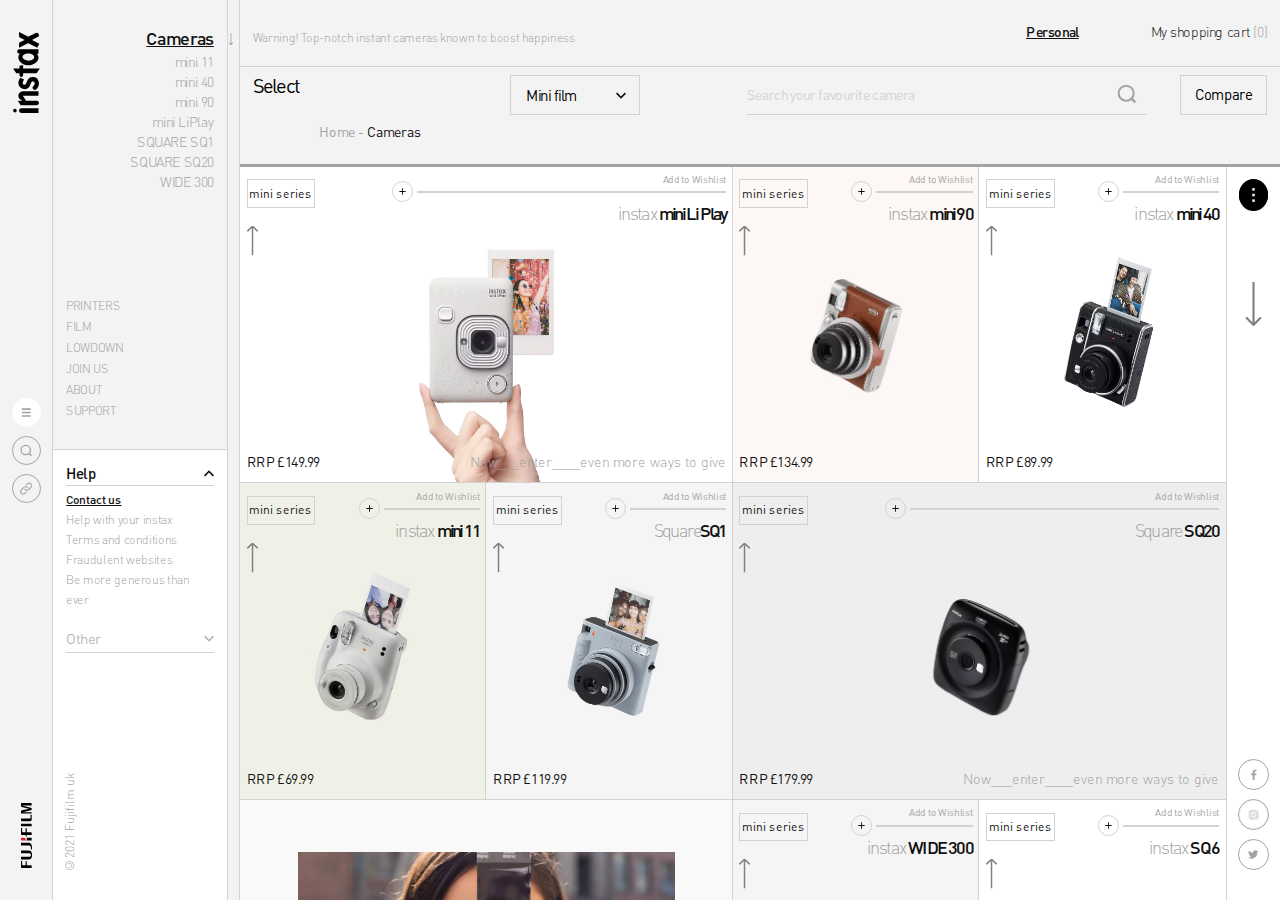
<file: index.html>
<!DOCTYPE html>
<html lang="en">

<head>
  <meta charset="utf-8">
  <title>instax</title>
  <meta name="description" content="instax cameras and photo printers">
  <meta name="keywords" content="instax, instant cameras, fujifilm">
  <meta name="viewport" content="width=device-width, initial-scale=1">
  <link href="normalize.css" rel="stylesheet">
  <link href="style.css" rel="stylesheet">
  <link href="favicon.ico" rel="shortcut icon" type="image/x-icon" />

  <link rel="icon" href="favicon.ico">
  <link rel="icon" href="img/favicons/icon.svg" type="image/svg+xml">
  <link rel="apple-touch-icon" sizes="57x57" href="img/favicons/apple-icon-57x57.png">
  <link rel="apple-touch-icon" sizes="60x60" href="img/favicons/apple-icon-60x60.png">
  <link rel="apple-touch-icon" sizes="72x72" href="img/favicons/apple-icon-72x72.png">
  <link rel="apple-touch-icon" sizes="76x76" href="img/favicons/apple-icon-76x76.png">
  <link rel="apple-touch-icon" sizes="114x114" href="img/favicons/apple-icon-114x114.png">
  <link rel="apple-touch-icon" sizes="120x120" href="img/favicons/apple-icon-120x120.png">
  <link rel="apple-touch-icon" sizes="144x144" href="img/favicons/apple-icon-144x144.png">
  <link rel="apple-touch-icon" sizes="152x152" href="img/favicons/apple-icon-152x152.png">
  <link rel="apple-touch-icon" sizes="180x180" href="img/favicons/apple-icon-180x180.png">
  <link rel="apple-touch-icon" sizes="512x512" href="img/favicons/apple-icon-512x512.png">
  <link rel="icon" type="image/png" sizes="192x192" href="img/favicons/android-icon-192x192.png">
  <link rel="icon" type="image/png" sizes="32x32" href="img/favicons/favicon-32x32.png">
  <link rel="icon" type="image/png" sizes="96x96" href="img/favicons/favicon-96x96.png">
  <link rel="icon" type="image/png" sizes="16x16" href="img/favicons/favicon-16x16.png">
  <link rel="manifest" href="img/favicons/manifest.json">
  <meta name="msapplication-TileColor" content="#ffffff">
  <meta name="msapplication-TileImage" content="img/favicons/ms-icon-144x144.png">
  <meta name="theme-color" content="#ffffff">
  <script defer src="camerasvideo.js"></script>
  <script defer src="popup.js"></script>
  <script defer src="menu3.js"></script>
</head>

<body>
  <header class="header1">
    <p class="header1__warning">Warning! Top-notch instant cameras known to boost happiness</p>
  </header>

  <header class="header2">
    <button class="header2__button_personal">Personal</button>
    <button class="header2__button_shopping-cart">My shopping cart <span>(0)</span></button>
  </header>

  <nav class="header__nav">
    <p class="header__nav--select">Select</p>
    <p class="header__nav--cameras">Home - <a>Cameras</a></p>
    <button class="header__nav--series">Mini film</button>
    <input class="header__nav--search" type="search" placeholder="Search your favourite camera">
      <input class="header__nav--search-submit" type="image" src="img/magnifier.svg" alt="Submit">
    <button class="header__nav--compare">Compare</button>
  </nav>


  <aside class="sidebar-left">
    <a href="/"><img class="sidebar-left__instax-logo" src="img/instaxlogo.svg" alt="Instax Logo"></a>

    <div class="sidebar-left__center">
      <button class="sidebar-left__center--button-menu">
        <svg class="sidebar-left__center--button-menu--svg" width="48" height="48" viewBox="0 0 48 48" fill="none" xmlns="http://www.w3.org/2000/svg">
          <path class="sidebar-left__center--button-menu--svg-path" d="M7 37H41H7ZM7 11H41H7ZM7 24H41H7Z" stroke="#A3A3A3" stroke-width="6"/>
        </svg>
      </button>
      <button class="sidebar-left__center--button-magnifier">
        <svg class="sidebar-left__center--button-magnifier--svg" width="48" height="48" viewBox="0 0 48 48" fill="none" xmlns="http://www.w3.org/2000/svg">
          <path class="sidebar-left__center--button-magnifier--svg-path" d="M22 40a18 18 0 1 0 0-36 18 18 0 0 0 0 36Z" stroke="#A3A3A3" stroke-width="5"/>
          <path class="sidebar-left__center--button-magnifier--svg-path" d="m35 35 9 9" stroke="#A3A3A3" stroke-width="6"/>
        </svg>
      </button>
      <button class="sidebar-left__center--button-copy">
        <svg class="sidebar-left__center--button-copy--svg" width="48" height="48" viewBox="0 0 48 48" fill="none" xmlns="http://www.w3.org/2000/svg">
          <path class="sidebar-left__center--button-copy--svg-path" d="m27.3 37-7 7A11.5 11.5 0 0 1 4 27.7l9.4-9.4a11.5 11.5 0 0 1 18.4 3l-3.1 3a7.3 7.3 0 0 0-7.1-5.3c-2 0-3.9.8-5.3 2.2l-9.5 9.4a7.5 7.5 0 0 0 10.6 10.5l4.7-4.7c2 .6 3.5.7 5.1.6Zm.3-32.8-7 7c1.8-.2 3.5 0 5.2.5L30.4 7A7.5 7.5 0 0 1 41 17.6l-9.4 9.3a7.5 7.5 0 0 1-12.4-3.1h-.1l-3 3a11.4 11.4 0 0 0 18.3 3l9.4-9.3A11.5 11.5 0 0 0 27.6 4.2Z" fill="#A3A3A3"/>
        </svg>  
      </button>
    </div>

    <img class="sidebar-left__fujifilm-logo" src="img/logo.svg" alt="Fujifilm Logo">
  </aside>

  <nav class="nav-top">
    <div>
      <h2><a class="nav-top__menu1_header" href="/">Cameras</a></h2>
      <ul class="nav-top__menu1">
        <li class="nav-top__item"><a href="mini11">mini 11</a></li>
        <li class="nav-top__item"><a href="mini40">mini 40</a></li>
        <li class="nav-top__item"><a href="mini90">mini 90</a></li>
        <li class="nav-top__item"><a href="miniLiPlay">mini LiPlay</a></li>
        <li class="nav-top__item"><a href="SQUARESQ1">SQUARE SQ1</a></li>
        <li class="nav-top__item"><a href="SQUARESQ20">SQUARE SQ20</a></li>
        <li class="nav-top__item"><a href="WIDE300">WIDE 300</a></li>
      </ul>
    </div>

    <ul class="nav-top__menu2">
      <li><a href="#">PRINTERS</a></li>
      <li><a href="#">FILM</a></li>
      <li><a href="#">LOWDOWN</a></li>
      <li><a href="#">JOIN US</a></li>
      <li><a href="#">ABOUT</a></li>
      <li><a href="#">SUPPORT</a></li>
    </ul>

  </nav>


  <nav class="nav-top__alternative">
    <ul class="nav-top__menu1--alternative">

      <li><a class="nav-top__menu1_header--alternative" href="/">Cameras <img class="nav-top__menu1_header--alternative__svg" src="img/Arrow1.svg" alt="arrow"> </a></li>
      <li class="nav-top__hidden-subheader--alternative">mini film 
        <img class="nav-top__hidden-subheader--alternative__svg" src="img/arrowmini.svg" alt="arrow"> 
      </li>

        <ul class="nav-top__list--alternative">
          <li class="nav-top__item--alternative"><a href="mini11">mini 11</a></li>
          <li class="nav-top__item--alternative"><a href="mini40">mini 40</a></li>
          <li class="nav-top__item--alternative"><a href="mini90">mini 90</a></li>
          <li class="nav-top__item--alternative"><a href="miniLiPlay">mini LiPlay</a></li>
        </ul>

      <li class="nav-top__hidden-subheader--alternative">SQUARE film 
        <img class="nav-top__hidden-subheader--alternative__svg rotate opacity" src="img/arrowmini.svg" alt="arrow"> 
      </li>

        <ul class="nav-top__list--alternative hidden">
          <li class="nav-top__item--alternative"><a href="SQUARESQ1">SQUARE SQ1</a></li>
          <li class="nav-top__item--alternative"><a href="SQUARESQ20">SQUARE SQ20</a></li>
        </ul>

      <li class="nav-top__hidden-subheader--alternative">WIDE film 
        <img class="nav-top__hidden-subheader--alternative__svg rotate opacity" src="img/arrowmini.svg" alt="arrow"> 
      </li>

        <ul class="nav-top__list--alternative hidden">
          <li class="nav-top__item--alternative"><a href="WIDE300">WIDE 300</a></li>
        </ul>

    </ul>
    
    <ul class="nav-top__menu2--alternative">
      <li class="nav-top__menu2--alternative__lines"><a class="nav-top__menu2--alternative__printers" href="#">Printers</a></li>
      <li class="nav-top__menu2--alternative__lines"><a class="nav-top__menu2--alternative__film" href="#">Film</a></li>
      <li class="nav-top__menu2--alternative__lines"><a class="nav-top__menu2--alternative__lowdown" href="#">Lowdown</a></li>
      <li class="nav-top__menu2--alternative__lines"><a class="nav-top__menu2--alternative__joinus" href="#">Join Us</a></li>
    </ul>
  </nav>



  <nav class="nav-bottom">

    <ul class="nav-bottom__menu3">
      <li class="nav-bottom__menu3_header">Help <img class="nav-bottom__menu3_header--svg" src="img/arrowmini.svg" alt="arrow"> </li>
      <li><a class="nav-bottom__menu3_contact sub-menu" href="#">Contact us</a></li>
      <li><a class="sub-menu" href="#" >Help with your instax</a></li>
      <li><a class="sub-menu" href="#">Terms and conditions</a></li>
      <li><a class="sub-menu" href="#">Fraudulent websites</a></li>
      <li><a class="sub-menu" href="#">Be more generous than ever</a></li>
    </ul>

    <ul class="nav-bottom__menu4">
      <li class="nav-bottom__menu4_header">Other</li>
      <li><a class="nav-bottom__menu4_sub-menu" href="#">Blog</a></li>
      <li><a class="nav-bottom__menu4_sub-menu" href="https://www.behance.net/Jc-ookie" target="_blank">Designed by Jcookie ✪</a></li>
    </ul>

    <p class="nav-bottom__copyright">©2021 Fujifilm uk</p>

  </nav>

  <div class="line"> </div>


  <main class="center center__cameras">

  <a class="center__camera" href="miniLiPlay">
    <div class="center__camera--series">mini series</div>
    <img class="center__camera--arrow" src="img/Arrow2.svg"  
            alt="arrow">
    <div class="center__camera--add">Add to Wishlist</div>
    <h3 class="center__camera--brand">instax <span class="center__camera--model">mini Li Play</span></h3>
    <picture class="center__camera--image">
      <source srcset="img/miniLi/p.avif"
                      type="image/avif">
      <source srcset="img/miniLi/p.webp"
                      type="image/webp">
      <img src="img/miniLi/p.png"
            alt="instax mini Li Play">
    </picture> 
    <p class="center__camera--price">RRP £149.99</p>
    <p class="center__camera--tagline">Now___enter____even more ways to give</p> 
  </a>

  <a class="center__camera" href="mini90">
    <div class="center__camera--series">mini series</div>
    <img class="center__camera--arrow" src="img/Arrow2.svg"  
            alt="arrow">
    <div class="center__camera--add">Add to Wishlist</div>
    <h3 class="center__camera--brand">instax <span class="center__camera--model">mini 90</span> </h3>
    <picture class="center__camera--image">
      <source srcset="img/mini90/p.avif"
                      type="image/avif">
      <source srcset="img/mini90/p.webp"
                      type="image/webp">
      <img src="img/mini90/p.png"
            alt="instax mini 90">
    </picture> 
    <p class="center__camera--price">RRP £134.99</p>   
  </a>

  <a class="center__camera" href="mini40">
    <div class="center__camera--series">mini series</div>
    <img class="center__camera--arrow" src="img/Arrow2.svg"  
            alt="arrow">
    <div class="center__camera--add">Add to Wishlist</div>
    <h3 class="center__camera--brand">instax <span class="center__camera--model">mini 40</span> </h3>
    <picture class="center__camera--image">
      <source srcset="img/mini40/p.avif"
                      type="image/avif">
      <source srcset="img/mini40/p.webp"
                      type="image/webp">
      <img src="img/mini40/p.png"
            alt="instax mini 40">
    </picture> 
    <p class="center__camera--price">RRP £89.99</p>  
  </a>

  <a class="center__camera" href="mini11">
    <div class="center__camera--series">mini series</div>
    <img class="center__camera--arrow" src="img/Arrow2.svg"  
            alt="arrow">
    <div class="center__camera--add">Add to Wishlist</div>
    <h3 class="center__camera--brand">instax <span class="center__camera--model">mini 11</span> </h3>
    <picture class="center__camera--image">
      <source srcset="img/mini11/p.avif"
                      type="image/avif">
      <source srcset="img/mini11/p.webp"
                      type="image/webp">
      <img src="img/mini11/111@1.png"
            alt="instax mini 11">
    </picture> 
    <p class="center__camera--price">RRP £69.99</p>   
  </a>

  <a class="center__camera" href="SQUARESQ1">
    <div class="center__camera--series">mini series</div>
    <img class="center__camera--arrow" src="img/Arrow2.svg"  
            alt="arrow">
    <div class="center__camera--add">Add to Wishlist</div>
    <h3 class="center__camera--brand">Square<span class="center__camera--model">SQ1</span> </h3>
    <picture class="center__camera--image">
      <source srcset="img/SQ1/p.avif"
                      type="image/avif">
      <source srcset="img/SQ1/p.webp"
                      type="image/webp">
      <img src="img/SQ1/p.png"
            alt="instax Square SQ1">
    </picture> 
    <p class="center__camera--price">RRP £119.99</p>    
  </a>

  <a class="center__camera" href="SQUARESQ20">
    <div class="center__camera--series">mini series</div>
    <img class="center__camera--arrow" src="img/Arrow2.svg"  
            alt="arrow">
    <div class="center__camera--add">Add to Wishlist</div>
    <h3 class="center__camera--brand">Square <span class="center__camera--model">SQ20</span> </h3>
    <picture class="center__camera--image">
      <source srcset="img/SQ20/p.avif"
                      type="image/avif">
      <source srcset="img/SQ20/p.webp"
                      type="image/webp">
      <img src="img/SQ20/p.png"
            alt="instax Square SQ20">
    </picture> 
    <p class="center__camera--price">RRP £179.99</p>  
    <p class="center__camera--tagline">Now___enter____even more ways to give</p>  
  </a>

  <a class="center__camera">
    <picture class="center__camera--image toggle-button  target">
      <source srcset="img/mini11/e.avif"
                      type="image/avif">
      <source srcset="img/mini11/e.webp"
                      type="image/webp">
      <img src="img/mini11/e.jpeg"
            alt="video instax mini 11">
    </picture> 
      <svg class="center__camera--triangle" width="132" height="172" viewBox="0 0 132 172" fill="none" xmlns="http://www.w3.org/2000/svg"><path d="m1 2 129 84L1 170V2Z" stroke="#fff" stroke-width="2"/></svg>
  
    <video controls muted autoplay class="center__video target">
      <source src="img/mini11/11.mp4"
              type="video/mp4">
      Sorry, your browser doesn't support embedded videos.
    </video>      
  </a>

  <a class="center__camera" href="WIDE300">
    <div class="center__camera--series">mini series</div>
    <img class="center__camera--arrow" src="img/Arrow2.svg"  
            alt="arrow">
    <div class="center__camera--add">Add to Wishlist</div>
    <h3 class="center__camera--brand">instax <span class="center__camera--model">WIDE 300</span> </h3>
    <picture class="center__camera--image">
      <source srcset="img/WIDE300/p.avif"
                      type="image/avif">
      <source srcset="img/WIDE300/p.webp"
                      type="image/webp">
      <img src="img/WIDE300/p.png"
            alt="video instax WIDE 300">
    </picture> 
    <p class="center__camera--price">RRP £109.99</p>    
  </a>

  <a class="center__camera">
    <div class="center__camera--series">mini series</div>
    <img class="center__camera--arrow" src="img/Arrow2.svg"  
            alt="arrow">
    <div class="center__camera--add">Add to Wishlist</div>
    <h3 class="center__camera--brand">instax <span class="center__camera--model">SQ 6</span> </h3>
    <img class="center__camera--image" src="img/Sold/ss.png"  
            alt="instax SQ 6">
    <p class="center__camera--price">Sold Out</p> 
  </a>

  <a class="center__camera">
    <div class="center__camera--series">mini series</div>
    <img class="center__camera--arrow" src="img/Arrow2.svg"  
            alt="arrow">
    <div class="center__camera--add">Add to Wishlist</div>
    <h3 class="center__camera--brand">instax <span class="center__camera--model">mini 70</span> </h3>
    <img class="center__camera--image" src="img/Sold/s.png"  
            alt="instax mini 70">
    <p class="center__camera--price">Sold Out</p> 
  </a>

  <a class="center__camera">
    <div class="center__camera--series">mini series</div>
    <img class="center__camera--arrow" src="img/Arrow2.svg"  
            alt="arrow">
    <div class="center__camera--add">Add to Wishlist</div>
    <h3 class="center__camera--brand">instax <span class="center__camera--model">mini 25</span> </h3>
    <img class="center__camera--image" src="img/Sold/sss.png"  
            alt="instax mini 25">
    <p class="center__camera--price">Sold Out</p>   
  </a>
  </main>


  <aside class="sidebar-right">
    <div class="sidebar-right__top">

      <button class="sidebar-right__top--3dots">
        <img class="sidebar-right__top--3dots--svg" src="img/3_dots.svg" alt="menu button">
      </button>

      <img class="sidebar-right__top--arrow" src="img/Arrow2.svg" alt="arrow">
    </div>

    <div class="sidebar-right__bottom">
      <a class="sidebar-right__bottom--link-bb" href="https://www.facebook.com/instaxHQ/" target="_blank" >
        <img class="sidebar-right__bottom--bacebook" src="img/bb.svg" alt="bacebook">
      </a>
      <a class="sidebar-right__bottom--link-inst" href="https://www.instagram.com/instaxhq/" target="_blank">
        <img class="sidebar-right__bottom--instagram" src="img/inst.svg" alt="instagram">
      </a>
      <a class="sidebar-right__bottom--link-twit" href="https://twitter.com/instaxHQ" target="_blank">
        <img class="sidebar-right__bottom--twitter" src="img/twt.svg" alt="twitter">
      </a>
    </div>
  </aside>
</body>

</html>
</file>
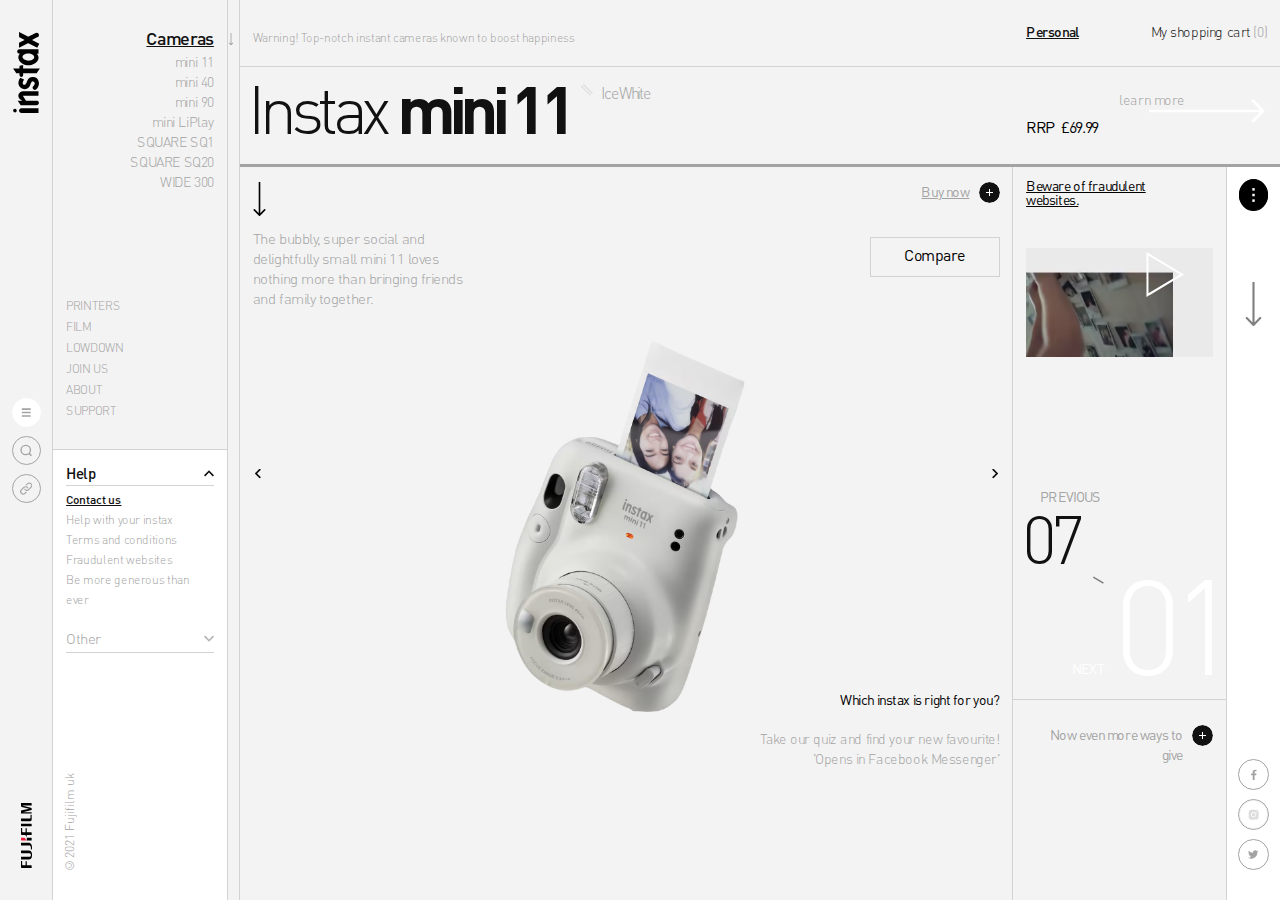
<file: mini11.html>
<!DOCTYPE html>
<html lang="en">

<head>
  <meta charset="utf-8">
  <meta name="description" content="instax cameras and photo printers">
  <meta name="keywords" content="instax, instant cameras, fujifilm">
  <title>instax</title>
  <meta name="viewport" content="width=device-width, initial-scale=1">
  <link href="normalize.css" rel="stylesheet">
  <link href="style.css" rel="stylesheet">
  <link href="favicon.ico" rel="shortcut icon" type="image/x-icon" />

  <link rel="icon" href="favicon.ico">
  <link rel="icon" href="img/favicons/icon.svg" type="image/svg+xml">
  <link rel="apple-touch-icon" sizes="57x57" href="img/favicons/apple-icon-57x57.png">
  <link rel="apple-touch-icon" sizes="60x60" href="img/favicons/apple-icon-60x60.png">
  <link rel="apple-touch-icon" sizes="72x72" href="img/favicons/apple-icon-72x72.png">
  <link rel="apple-touch-icon" sizes="76x76" href="img/favicons/apple-icon-76x76.png">
  <link rel="apple-touch-icon" sizes="114x114" href="img/favicons/apple-icon-114x114.png">
  <link rel="apple-touch-icon" sizes="120x120" href="img/favicons/apple-icon-120x120.png">
  <link rel="apple-touch-icon" sizes="144x144" href="img/favicons/apple-icon-144x144.png">
  <link rel="apple-touch-icon" sizes="152x152" href="img/favicons/apple-icon-152x152.png">
  <link rel="apple-touch-icon" sizes="180x180" href="img/favicons/apple-icon-180x180.png">
  <link rel="apple-touch-icon" sizes="512x512" href="img/favicons/apple-icon-512x512.png">
  <link rel="icon" type="image/png" sizes="192x192" href="img/favicons/android-icon-192x192.png">
  <link rel="icon" type="image/png" sizes="32x32" href="img/favicons/favicon-32x32.png">
  <link rel="icon" type="image/png" sizes="96x96" href="img/favicons/favicon-96x96.png">
  <link rel="icon" type="image/png" sizes="16x16" href="img/favicons/favicon-16x16.png">
  <link rel="manifest" href="img/favicons/manifest.json">
  <meta name="msapplication-TileColor" content="#ffffff">
  <meta name="msapplication-TileImage" content="img/favicons/ms-icon-144x144.png">
  <meta name="theme-color" content="#ffffff">
</head>

<body>
  

  <header class="header1">
    <p class="header1__warning">Warning! Top-notch instant cameras known to boost happiness</p>
  </header>

  <header class="header2">
    <button class="header2__button_personal">Personal</button>
    <button class="header2__button_shopping-cart">My shopping cart <span>(0)</span></button>
  </header>

  <header class="header3">
    <h1 class="header3__brand">Instax <span class="header3__model">mini 11</span></h1>
    <p class="header3__color">Ice White</p>
  </header>

  <header class="header4">
    <p class="header4__price">RRP&ensp;£69.99</p>
    <a class="header4__arrow">
      <svg width='9.25vw' height='2.5vw' viewBox="0 0 178 48" xmlns='http://www.w3.org/2000/svg'>
        <path fill='white' d='M156.18 6.18018L153.36 9.00018L166.34 22.0002L0 22.0002V26.0002H166.34L153.36 38.9801L156.18 41.8201L174 24.0002L156.18 6.18018Z'/>
      </svg>
    </a>
  </header>

  <aside class="sidebar-left">
    <a href="/"><img class="sidebar-left__instax-logo" src="img/instaxlogo.svg" alt="Instax Logo"></a>

    <div class="sidebar-left__center">
      <button class="sidebar-left__center--button-menu">
        <svg class="sidebar-left__center--button-menu--svg" width="48" height="48" viewBox="0 0 48 48" fill="none" xmlns="http://www.w3.org/2000/svg">
          <path class="sidebar-left__center--button-menu--svg-path" d="M7 37H41H7ZM7 11H41H7ZM7 24H41H7Z" stroke="#A3A3A3" stroke-width="6"/>
        </svg>
      </button>
      <button class="sidebar-left__center--button-magnifier">
        <svg class="sidebar-left__center--button-magnifier--svg" width="48" height="48" viewBox="0 0 48 48" fill="none" xmlns="http://www.w3.org/2000/svg">
          <path class="sidebar-left__center--button-magnifier--svg-path" d="M22 40a18 18 0 1 0 0-36 18 18 0 0 0 0 36Z" stroke="#A3A3A3" stroke-width="5"/>
          <path class="sidebar-left__center--button-magnifier--svg-path" d="m35 35 9 9" stroke="#A3A3A3" stroke-width="6"/>
        </svg>
      </button>
      <button class="sidebar-left__center--button-copy">
        <svg class="sidebar-left__center--button-copy--svg" width="48" height="48" viewBox="0 0 48 48" fill="none" xmlns="http://www.w3.org/2000/svg">
          <path class="sidebar-left__center--button-copy--svg-path" d="m27.3 37-7 7A11.5 11.5 0 0 1 4 27.7l9.4-9.4a11.5 11.5 0 0 1 18.4 3l-3.1 3a7.3 7.3 0 0 0-7.1-5.3c-2 0-3.9.8-5.3 2.2l-9.5 9.4a7.5 7.5 0 0 0 10.6 10.5l4.7-4.7c2 .6 3.5.7 5.1.6Zm.3-32.8-7 7c1.8-.2 3.5 0 5.2.5L30.4 7A7.5 7.5 0 0 1 41 17.6l-9.4 9.3a7.5 7.5 0 0 1-12.4-3.1h-.1l-3 3a11.4 11.4 0 0 0 18.3 3l9.4-9.3A11.5 11.5 0 0 0 27.6 4.2Z" fill="#A3A3A3"/>
        </svg>  
      </button>
    </div>

    <img class="sidebar-left__fujifilm-logo" src="img/logo.svg" alt="Fujifilm Logo">
  </aside>

  <nav class="nav-top">
    <div>
      <h2><a class="nav-top__menu1_header" href="/">Cameras</a></h2>
      <ul class="nav-top__menu1">
        <li class="nav-top__item"><a href="mini11.html">mini 11</a></li>
        <li class="nav-top__item"><a href="mini40">mini 40</a></li>
        <li class="nav-top__item"><a href="mini90">mini 90</a></li>
        <li class="nav-top__item"><a href="miniLiPlay">mini LiPlay</a></li>
        <li class="nav-top__item"><a href="SQUARESQ1">SQUARE SQ1</a></li>
        <li class="nav-top__item"><a href="SQUARESQ20">SQUARE SQ20</a></li>
        <li class="nav-top__item"><a href="WIDE300">WIDE 300</a></li>
      </ul>
    </div>

    <ul class="nav-top__menu2">
      <li><a href="#">PRINTERS</a></li>
      <li><a href="#">FILM</a></li>
      <li><a href="#">LOWDOWN</a></li>
      <li><a href="#">JOIN US</a></li>
      <li><a href="#">ABOUT</a></li>
      <li><a href="#">SUPPORT</a></li>
    </ul>

  </nav>


  <nav class="nav-top__alternative">
    <ul class="nav-top__menu1--alternative">

      <li><a class="nav-top__menu1_header--alternative" href="/">Cameras <img class="nav-top__menu1_header--alternative__svg" src="img/Arrow1.svg" alt="arrow"> </a></li>
      <li class="nav-top__hidden-subheader--alternative">mini film 
        <img class="nav-top__hidden-subheader--alternative__svg" src="img/arrowmini.svg" alt="arrow"> 
      </li>

        <ul class="nav-top__list--alternative">
          <li class="nav-top__item--alternative"><a class="active" href="mini11">mini 11</a></li>
          <li class="nav-top__item--alternative"><a href="mini40">mini 40</a></li>
          <li class="nav-top__item--alternative"><a href="mini90">mini 90</a></li>
          <li class="nav-top__item--alternative"><a href="miniLiPlay">mini LiPlay</a></li>
        </ul>

      <li class="nav-top__hidden-subheader--alternative">SQUARE film 
        <img class="nav-top__hidden-subheader--alternative__svg rotate opacity" src="img/arrowmini.svg" alt="arrow"> 
      </li>

        <ul class="nav-top__list--alternative hidden">
          <li class="nav-top__item--alternative"><a href="SQUARESQ1">SQUARE SQ1</a></li>
          <li class="nav-top__item--alternative"><a href="SQUARESQ20">SQUARE SQ20</a></li>
        </ul>

      <li class="nav-top__hidden-subheader--alternative">WIDE film 
        <img class="nav-top__hidden-subheader--alternative__svg rotate opacity" src="img/arrowmini.svg" alt="arrow"> 
      </li>

        <ul class="nav-top__list--alternative hidden">
          <li class="nav-top__item--alternative"><a href="WIDE300">WIDE 300</a></li>
        </ul>

    </ul>
    
    <ul class="nav-top__menu2--alternative">
      <li class="nav-top__menu2--alternative__lines"><a class="nav-top__menu2--alternative__printers" href="#">Printers</a></li>
      <li class="nav-top__menu2--alternative__lines"><a class="nav-top__menu2--alternative__film" href="#">Film</a></li>
      <li class="nav-top__menu2--alternative__lines"><a class="nav-top__menu2--alternative__lowdown" href="#">Lowdown</a></li>
      <li class="nav-top__menu2--alternative__lines"><a class="nav-top__menu2--alternative__joinus" href="#">Join Us</a></li>
    </ul>
  </nav>





  <nav class="nav-bottom">

    <ul class="nav-bottom__menu3">
      <li class="nav-bottom__menu3_header">Help <img class="nav-bottom__menu3_header--svg" src="img/arrowmini.svg" alt="arrow"> </li>
      <li><a class="nav-bottom__menu3_contact sub-menu" href="#">Contact us</a></li>
      <li><a class="sub-menu" href="#" >Help with your instax</a></li>
      <li><a class="sub-menu" href="#">Terms and conditions</a></li>
      <li><a class="sub-menu" href="#">Fraudulent websites</a></li>
      <li><a class="sub-menu" href="#">Be more generous than ever</a></li>
    </ul>

    <ul class="nav-bottom__menu4">
      <li class="nav-bottom__menu4_header">Other</li>
      <li><a class="nav-bottom__menu4_sub-menu" href="#">Blog</a></li>
      <li><a class="nav-bottom__menu4_sub-menu" href="https://www.behance.net/Jc-ookie" target="_blank">Designed by Jcookie ✪</a></li>
    </ul>

    <p class="nav-bottom__copyright">©2021 Fujifilm uk</p>

  </nav>

  <div class="line"> </div>

  <main class="center">

    <p class="center__top-left-angle target">The bubbly, super social and delightfully small mini 11 loves nothing more than bringing friends and family together.</p>

    <div class="center__top-right-angle">
      <button class="center__top-right-angle--exit target exit-button" type="button">Close</button>
      <button class="center__top-right-angle--buy target" type="button">Buy now</button>
      <button class="center__top-right-angle--compare target" type="button">Compare</button>
    </div>








    <button class="js-center__arrow--left target" onclick="minusSlide()">
      <img class="center__arrow--left-svg" src="img/arrowmini.svg" alt="arrow left">
    </button>
    
    <div class="center__slider target">
    <picture class="js-center__slider--item ">
      <source srcset="img/mini11/111@1.avif 1x,
                      img/mini11/111@2.avif 2x"
                      type="image/avif">
      <source srcset="img/mini11/111@1.webp 1x,
                      img/mini11/111@2.webp 2x"
                      type="image/webp">
      <img  src="img/mini11/111@1.png" 
            srcset="img/mini11/111@2.png 2x" 
            alt="instax mini 11 white 1">
    </picture>   


    <picture style="display: none;" class="js-center__slider--item">
      <source srcset="img/mini11/112@1.avif 1x,
                      img/mini11/112@2.avif 2x"
                      type="image/avif">
      <source srcset="img/mini11/112@1.webp 1x,
                      img/mini11/112@2.webp 2x"
                      type="image/webp">
      <img  src="img/mini11/112@1.png" 
            srcset="img/mini11/112@2.png 2x" 
            alt="instax mini 11 white 2">
    </picture>

    <picture style="display: none;" class="js-center__slider--item">
      <source srcset="img/mini11/113@1.avif 1x,
                      img/mini11/113@2.avif 2x"
                      type="image/avif">
      <source srcset="img/mini11/113@1.webp 1x,
                      img/mini11/113@2.webp 2x"
                      type="image/webp">
      <img  src="img/mini11/113@1.png" 
            srcset="img/mini11/113@2.png 2x" 
            alt="instax mini 11 white 3">
    </picture>
  </div>
    
  <button class="js-center__arrow--right target" onclick="plusSlide()">
    <img class="center__arrow--right-svg" src="img/arrowmini.svg" alt="arrow right">
  </button>





    <div class="center__quiz target">
      <p class="center__quiz--header">Which instax is right for you?</p>
      <p class="center__quiz--text">Take our quiz and find your new favourite!<br>'Opens in Facebook Messenger'</p>
    </div>



    <video controls muted autoplay class="center__video target">
      <source src="img/mini11/11.mp4"
              type="video/mp4">
      Sorry, your browser doesn't support embedded videos.
     </video>



  </main>

  <section class="description">

    <div class="description__top">
      <h3 class="description__top--text">Beware of fraudulent websites.</h3>

      <div class="description__top--video toggle-button">
        <picture class="description__top--picture">
          <source srcset="img/mini11/video@1.avif 1x,
                        img/mini11/video@2.avif 2x"
                        type="image/avif">
          <source srcset="img/mini11/video@1.webp 1x,
                        img/mini11/video@2.webp 2x"
                        type="image/webp">
         <img  src="img/mini11/video@1.jpg" 
              srcset="img/mini11/video@2.jpg 2x" 
              alt="video instax mini 11">
        </picture>
        <img class="description__top--triangle" src="img/triangle.svg" alt="video play button">
      </div>
    </div>

    <div class="description__bottom">
      <a class="description__bottom--previous" href="/WIDE300">PREVIOUS</a>
      <a class="description__bottom--number-first" href="/WIDE300">07</a>

      <a class="description__bottom--next description__bottom--next01" href="/mini40">NEXT</a>
      <a class="description__bottom--number-second description__bottom--01" href="/mini40">01</a>

    </div>

  </section>

  <section class="penultimate">
    <h4 class="penultimate__text"><a class="penultimate__link" href="#">Now even more ways to give</a></h4>
  </section>

  <aside class="sidebar-right">
    <div class="sidebar-right__top">

      <button class="sidebar-right__top--3dots">
        <img class="sidebar-right__top--3dots--svg" src="img/3_dots.svg" alt="menu button">
      </button>

      <img class="sidebar-right__top--arrow" src="img/Arrow2.svg" alt="arrow">
    </div>

    <div class="sidebar-right__bottom">
	  <a class="sidebar-right__bottom--link-bb" href="https://www.facebook.com/instaxHQ/" target="_blank" >
		<img class="sidebar-right__bottom--bacebook" src="img/bb.svg" alt="bacebook">
	  </a>

      <a class="sidebar-right__bottom--link-inst" href="https://www.instagram.com/instaxhq/" target="_blank">
        <img class="sidebar-right__bottom--instagram" src="img/inst.svg" alt="instagram">
      </a>
      <a class="sidebar-right__bottom--link-twit" href="https://twitter.com/instaxHQ" target="_blank">
        <img class="sidebar-right__bottom--twitter" src="img/twt.svg" alt="twitter">
      </a>
    </div>
  </aside>


  <script src="script.js"></script>
  <script src="popup.js"></script>
  <script src="menu3.js"></script>
</body>

</html>
</file>
<file: style.css>
/*
to do list

1 проверить на валидаторе
3 Добавить кнопки переключения цветов
4 добавить content-visibility: auto; для страниц learn more чтобы увеличить скорость рендера (как lazy load)
5 улучшить UX увеличив область кнопок как тут
https://web.dev/learn/css/logical-properties/
6 Кастомизировать видеоплеер 
7 добавить звуки*/
::-webkit-scrollbar {
    width: 0.2vw;
}
 
::-webkit-scrollbar-track {
	background-color: var(--border);
	margin-top: 5px;
	margin-bottom: 5px;
}
 
::-webkit-scrollbar-thumb {
	background-color: var(--black);
}

@font-face {
	font-family: 'DIN Pro';
	src: url('font/DINPro-Light.woff2') format('woff2');
	font-weight: 300;
}

@font-face {
	font-family: 'DIN Pro';
	src: url('font/DINPro.woff2') format('woff2');
	font-weight: 400;
}

@font-face {
	font-family: 'DIN Pro';
	src: url('font/DINPro-Medium.woff2') format('woff2');
	font-weight: 500;
}

@font-face {
	font-family: 'DIN Pro';
	src: url('font/DINPro-Bold.woff2') format('woff2');
	font-weight: 700;
}


:root {
	--black: #111111;
	--full-black: #000000;
	--border-alternative: #333333;
	--grey: #A3A3A3;
	--border: #D2D2D2; 
	--background: #F3F3F3;
	--full-white: #FFFFFF;
}

* {
	margin: 0;
	padding: 0;
}
body {
	font-family: 'DIN Pro', system-ui, sans-serif;
	}

/*mobile*/
@media screen and (max-width: 699px) { 
body {
	font-family: 'DIN Pro', system-ui, sans-serif;
	background-color: var(--background);
	max-width: 77.551020408%;
	margin: 0 auto;
	display: -webkit-box;
	display: -ms-flexbox;
	display: flex;
    -webkit-box-orient: vertical;
    -webkit-box-direction: normal;
        -ms-flex-flow: column;
            flex-flow: column;
	}


.sidebar-left {
	width: 100%;
	position: relative;
	-webkit-box-ordinal-group: 0;
	    -ms-flex-order: -1;
	        order: -1;
	display: -webkit-box;
	display: -ms-flexbox;
	display: flex;
	-webkit-box-pack: end;
	    -ms-flex-pack: end;
	        justify-content: flex-end;
	border-bottom: 2px solid var(--border);
	margin-top: 5vh;
	padding-bottom: 2vw;

}

.sidebar-left__instax-logo {
	position: absolute;
	top: -10%;
	left: -0.8%;
	width: 7.5%;
	-webkit-transform: rotate(90deg) translateX(-80%) translateY(-35%);
	    -ms-transform: rotate(90deg) translateX(-80%) translateY(-35%);
	        transform: rotate(90deg) translateX(-80%) translateY(-35%);
}
.sidebar-left__center {
	display: -webkit-box;
	display: -ms-flexbox;
	display: flex;
	-webkit-box-orient: horizontal;
	-webkit-box-direction: normal;
	    -ms-flex-direction: row;
	        flex-direction: row;
	-ms-flex-wrap: nowrap;
	    flex-wrap: nowrap;
	-webkit-box-pack: end;
	    -ms-flex-pack: end;
	        justify-content: flex-end;
	width: 50%;
	max-width: 50%;
}
.sidebar-left__center--button-menu{
	width: 19.7%;
	display: -webkit-box;
	display: -ms-flexbox;
	display: flex;
	-webkit-box-align: center;
	    -ms-flex-align: center;
	        align-items: center;
	-webkit-box-pack: center;
	    -ms-flex-pack: center;
	        justify-content: center;
	-webkit-box-ordinal-group: 2;
	    -ms-flex-order: 1;
	        order: 1;
	background-color: transparent;
	border: none;
	aspect-ratio: 1;
	margin-right: -1.02040816327vw;/* 5px from 490px */
}
.sidebar-left__center--button-menu--svg {
	width: 100%;
	height: 100%;
}
.sidebar-left__center--button-menu--svg-path {
	stroke: var(--black);
}
.sidebar-left__center--button-magnifier{
	width: 14%;
	display: -webkit-box;
	display: -ms-flexbox;
	display: flex;
	-webkit-box-ordinal-group: 0;
	    -ms-flex-order: -1;
	        order: -1;
	-webkit-box-align: center;
	    -ms-flex-align: center;
	        align-items: center;
	-webkit-box-pack: center;
	    -ms-flex-pack: center;
	        justify-content: center;
	background-color: transparent;
	border: none;
	margin-top: 1px;
	margin-right: 13%;
	aspect-ratio: 1;
}
.sidebar-left__center--button-magnifier--svg{
	width: 100%;
	height: 100%;
}
.sidebar-left__center--button-magnifier--svg-path{
	stroke: var(--black);}

.sidebar-left__center--button-copy{
	display: none;}

.sidebar-left__fujifilm-logo {
	display: none;}


.sidebar-left--alternative {
	background-color: var(--full-black);
	box-shadow: 0 0 0 200px var(--full-black);
	position: sticky;
	top: 5vh;
	z-index: 10;
}

.sidebar-left__instax-logo--alternative {
	-webkit-filter: invert(100%);
	        filter: invert(100%)}


.sidebar-left__center--button-menu--svg-path__alternative{
    d: path('M39 12.0214L35.9786 9L24 20.9786L12.0214 9L9 12.0214L20.9786 24L9 35.9786L12.0214 39L24 27.0214L35.9786 39L39 35.9786L27.0214 24L39 12.0214Z');
	stroke: var(--full-white);
}





.header1 {
	display: none;}
.header2 {
	display: none;}

.header3 {
	padding-top: 5%;
	padding-bottom: 5%;
	border-bottom: 2px solid var(--black);}


.header3__brand {
	font-weight: 300;
	font-size: 14.285714285vw; /* 70px from 490px */
	line-height: 100%; 
	letter-spacing: -0.1em;
	color: var(--black);
	margin: 0 0 0 -1.6vw;}
.header3__model {
	font-weight: 700;
	font-size: 14.285714285vw; /* 70px from 490px */
	line-height: 50px;
	letter-spacing: -0.1em;
	color: var(--black);
	margin: 0;}

.header3__color {
	font-size: 5.10204081633vw; /*25px*/
	line-height: 100%;
	font-weight: 300;
	letter-spacing: -0.03em;
	color: var(--grey);
	position: relative;
	margin-top: 8px;
	margin-left: 8.16326530612vw; /* 40px from 490px  */
}
.header3__color::before {
	position: absolute;
	content: "";
	background-image: url("img/color-icon.svg");
	background-repeat: no-repeat;
	background-size: cover;  
	background-position: center center;
	height: 6vw;/* 2.2vh 24px */
	width: 6vw;/* 2.2vh 24px */
	top: -0.6vh;
	left: -9vw;
}

.header4 {
	border-bottom: 3px solid var(--border);
	display: -webkit-box;
	display: -ms-flexbox;
	display: flex;
	-webkit-box-orient: vertical;
	-webkit-box-direction: normal;
	    -ms-flex-direction: column;
	        flex-direction: column;
	-webkit-box-align: end;
	    -ms-flex-align: end;
	        align-items: flex-end;
}
.header4__arrow {
	display: block;
	width: 63.2653061vw; /*310px*/
	position: relative;
	margin-top: 1vw;
	margin-right: -1vw;
}
.header4__arrow::before {
	font-size: 5.10204081633vw; /*25px*/
	line-height: 100%;
	font-weight: 300;
	letter-spacing: -0.04em;
	white-space: nowrap;
	text-decoration: none;
	position: absolute;
	left: -15.5vw;
	top: 2vw;
	content: "learn more";
	color: var(--grey);
}
.header4 svg {
	width: 100%;
	height: 100%;
}
.header4__price {
	-webkit-box-ordinal-group: 3;
	    -ms-flex-order: 2;
	        order: 2;
	-ms-flex-item-align: start;
	    align-self: flex-start;
	font-size: 7.34693877551vw; /*36px*/
	line-height: 100%;
	letter-spacing: -0.1em;
	margin-top: 3vw;
	margin-bottom: 2vw;
	margin-left: -0.7vw;
}

.header__nav {
	padding-top: 5%;
	padding-bottom: 5%;}

.header__nav--select {
	font-weight: 300;
	font-size: 14.285714285vw; /* 70px from 490px */
	line-height: 100%; 
	letter-spacing: -0.1em;
	color: var(--black);
	margin: 0 0 0 -1.6vw;}

.header__nav--series {
	display: none;}

.header__nav--search {
	display: none;}

.header__nav--search-submit {
	display: none;}

.header__nav--compare {
	display: none;}



.hidden	{
	display: none !important;}

.rotate  {
	-webkit-transform: rotate(180deg) !important;
	    -ms-transform: rotate(180deg) !important;
	        transform: rotate(180deg) !important;
}
.opacity  {
	opacity:  0.5 !important;
}



.nav-top {
	display: none;
}



.nav-top__alternative {
	display: none;
	-webkit-box-pack: justify;
	    -ms-flex-pack: justify;
	        justify-content: space-between;
	-webkit-box-orient: vertical;
	-webkit-box-direction: normal;
	    -ms-flex-direction: column;
	        flex-direction: column;
	-ms-flex-wrap: nowrap;
	    flex-wrap: nowrap;
	background-color: var(--full-black);
	z-index: 10;
	border-bottom: none;
	left: 0;
	top: 11vh;
	bottom: 0;
	right: 0;
	padding-left: 11.224489796%;
	padding-right: 11.224489796%;
	position: fixed;
	box-shadow: 0px 500px 0px 0px var(--full-black);
}

.nav-top__alternative--show {
	display: -webkit-box;
	display: -ms-flexbox;
	display: flex;
  }


.nav-top__alternative a {
	display: -webkit-box;
	display: -ms-flexbox;
	display: flex;
	text-decoration: none;
}


.nav-top__menu1--alternative {
	list-style: none;
	margin: 2vh 0px 0px 0px;
	font-size: max(10px, 0.72916666666vw); /*14px 1.296296296vh*/
	line-height: max(16px, 1.04166666667vw); /*20px 1.851851851vh*/
	letter-spacing: -0.03em;
	font-weight: 300;
	text-align: left;
}


.nav-top__alternative .nav-top__menu1_header--alternative {
	color: var(--full-white);
	text-decoration: none;
	font-size: clamp(55px, 6.25vw, 7vw); /*120px*/
	line-height: 80%; 
	letter-spacing: -0.05em;
	font-weight: 300;
	position: relative;
	margin-left: -5px;
	margin-bottom: 5px;
}

.nav-top__menu1_header--alternative::after {
	position: absolute;
	display: -webkit-box;
	display: -ms-flexbox;
	display: flex;
	-webkit-box-pack: center;
	    -ms-flex-pack: center;
	        justify-content: center;
	-webkit-box-align: center;
	    -ms-flex-align: center;
	        align-items: center;
	content: "01";
	font-size: max(12px, 0.78125vw);  /*15px*/
	line-height: 100%; 
	letter-spacing: -0.05em;
	font-weight: 400;
	width: max(20px, 1.6vw);
	height: max(20px, 1.6vw);
	top: -5%;
	left: clamp(230px, 23.0208333333vw, 24vw);  /*442px 23.0208333333vw;*/ 
	border: 2px solid var(--border-alternative);
	border-radius: 50%;	
}

.nav-top__menu1_header--alternative__svg {
	width: max(89px, 9.270833333vw); /*178px*/
	height: max(24px, 2.5vw); /*48px*/
	-webkit-filter: brightness(0%) invert(100%);
	        filter: brightness(0%) invert(100%);
	-ms-flex-item-align: end;
	    align-self: flex-end;
	margin-left: 2.86458333333vw;  /* 55px */
	margin-bottom: 5px;
}


.nav-top__hidden-subheader--alternative  {
	display: -webkit-box;
	display: -ms-flexbox;
	display: flex;
	-webkit-box-pack: justify;
	    -ms-flex-pack: justify;
	        justify-content: space-between;
	font-size: max(20px, 1.04166666667vw); /*20px*/
	font-weight: 300;
	letter-spacing: -0.05em;
	color: var(--full-white);
	border-bottom: 1px solid var(--border-alternative);
	position: relative;
	margin-top: 20px; /*20px*/
}
.nav-top__hidden-subheader--alternative__svg  {
	width: 18px;	
	height: 18px;	
	margin-right: 1.04166666667vw; /*20px*/
	-webkit-filter: invert(100%);
	        filter: invert(100%);	
}


/* это border для Cameras*/
.nav-top__hidden-subheader--alternative:nth-of-type(2)  {
	border-top: 1px solid var(--border-alternative);
	margin-top: 0px;
	padding-top: 20px;	
}


.nav-top__list--alternative {
	display: -webkit-box;
	display: -ms-flexbox;
	display: flex;
	-webkit-box-orient: horizontal;
	-webkit-box-direction: normal;
	    -ms-flex-direction: row;
	        flex-direction: row;
	list-style: none;
	margin-top: 20px;
	margin-left: 3vw;
	margin-bottom: 37px;
}

.nav-top__item--alternative {
	width: max(136.5px, 10.9375vw); /*210px*/
	height: max(26px, 2.08333333333vw); /*40px*/
	border: 1px solid var(--border-alternative);
	border-radius: 36px;
	margin-right: 10px;
}
.nav-top__item--alternative:last-of-type {
	margin-right: 0;
}
.nav-top__item--alternative a{
	display: -webkit-box;
	display: -ms-flexbox;
	display: flex;
	color: var(--full-white);
	-webkit-box-pack: center;
	    -ms-flex-pack: center;
	        justify-content: center;
	-webkit-box-align: center;
	    -ms-flex-align: center;
	        align-items: center;
	width: 100%;
	height: 100%;
	border-radius: 36px;
	font-size: 14px;
	font-weight: 400;
	letter-spacing: -0.05em;
	line-height: 100%;
	text-align: center;
}

.nav-top__item--alternative .active{
	background-color: var(--full-white);
	color: var(--black);
	border: none;
}




.nav-top__menu2--alternative {
	list-style: none;
	margin-bottom: 10px;
}

.nav-top__menu2--alternative__lines {
	border-bottom: 2px solid var(--border-alternative);
}



.nav-top__menu2--alternative__printers {
	padding-left: 4.6875vw; 
	font-size: clamp(60px, 6.25vw, 7vw); /*120px*/
	font-weight: 300;
	line-height: 90%; 
	color: var(--border-alternative);
	letter-spacing: -0.05em;
}
.nav-top__menu2--alternative__printers:hover {
	color: var(--full-white);
}
.nav-top__menu2--alternative__printers:hover:after{
	color: var(--full-white);
	border: 2px solid var(--full-white);
}
.nav-top__menu2--alternative__printers::after {
	display: -webkit-box;
	display: -ms-flexbox;
	display: flex;
	-webkit-box-pack: center;
	    -ms-flex-pack: center;
	        justify-content: center;
	-webkit-box-align: center;
	    -ms-flex-align: center;
	        align-items: center;
	content: "02";
	font-size: max(12px, 0.78125vw);  /*15px*/
	color: var(--border-alternative);
	line-height: 100%; 
	letter-spacing: -0.05em;
	font-weight: 500;
	margin-left: 10px;
	width: max(20px, 1.6vw);
	height: max(20px, 1.6vw);
	border: 2px solid var(--border-alternative);
	border-radius: 50%;	
}


.nav-top__menu2--alternative__film {
	margin-top: 11px; 
	padding-left: 9.63541666667vw; /*185px*/
	font-size: clamp(60px, 6.25vw, 7vw); /*120px*/
	font-weight: 300;
	line-height: 90%; 
	letter-spacing: -0.05em;
	color: var(--border-alternative);
}
.nav-top__menu2--alternative__film:hover {
	color: var(--full-white);
}
.nav-top__menu2--alternative__film:hover:after{
	color: var(--full-white);
	border: 2px solid var(--full-white);
}
.nav-top__menu2--alternative__film::after {
	display: -webkit-box;
	display: -ms-flexbox;
	display: flex;
	-webkit-box-pack: center;
	    -ms-flex-pack: center;
	        justify-content: center;
	-webkit-box-align: center;
	    -ms-flex-align: center;
	        align-items: center;
	content: "03";
	font-size: max(12px, 0.78125vw);  /*15px*/
	color: var(--border-alternative);
	line-height: 100%; 
	letter-spacing: -0.05em;
	font-weight: 500;
	margin-left: 10px;
	width: max(20px, 1.6vw);
	height: max(20px, 1.6vw);
	border: 2px solid var(--border-alternative);
	border-radius: 50%;	
}



.nav-top__menu2--alternative__lowdown {
	margin-top: 11px; 
	padding-left: 14.84375vw; /*285px*/
	font-size: clamp(60px, 6.25vw, 7vw); /*120px*/
	font-weight: 300;
	line-height: 90%; 
	color: var(--border-alternative);
	letter-spacing: -0.05em;
}
.nav-top__menu2--alternative__lowdown:hover {
	color: var(--full-white);
}
.nav-top__menu2--alternative__lowdown:hover:after{
	color: var(--full-white);
	border: 2px solid var(--full-white);
}
.nav-top__menu2--alternative__lowdown::after {
	display: -webkit-box;
	display: -ms-flexbox;
	display: flex;
	-webkit-box-pack: center;
	    -ms-flex-pack: center;
	        justify-content: center;
	-webkit-box-align: center;
	    -ms-flex-align: center;
	        align-items: center;
	content: "04";
	font-size: max(12px, 0.78125vw);  /*15px*/
	color: var(--border-alternative);
	line-height: 100%; 
	letter-spacing: -0.05em;
	font-weight: 500;
	margin-left: 10px;
	width: max(20px, 1.6vw);
	height: max(20px, 1.6vw);
	border: 2px solid var(--border-alternative);
	border-radius: 50%;	
	aspect-ratio: 1/1;
}

.nav-top__menu2--alternative__joinus {
	margin-top: 11px; 
	padding-left: -0.52083333333vw; /*-10px*/
	font-size: clamp(60px, 6.25vw, 7vw); /*120px*/
	font-weight: 300;
	line-height: 90%; 
	color: var(--border-alternative);
	letter-spacing: -0.05em;
}
.nav-top__menu2--alternative__joinus:hover {
	color: var(--full-white);
}
.nav-top__menu2--alternative__joinus:hover:after{
	color: var(--full-white);
	border: 2px solid var(--full-white);
}
.nav-top__menu2--alternative__joinus::after {
	display: -webkit-box;
	display: -ms-flexbox;
	display: flex;
	-webkit-box-pack: center;
	    -ms-flex-pack: center;
	        justify-content: center;
	-webkit-box-align: center;
	    -ms-flex-align: center;
	        align-items: center;
	content: "05";
	font-size: max(12px, 0.78125vw);  /*15px*/
	color: var(--border-alternative);
	line-height: 100%; 
	letter-spacing: -0.05em;
	font-weight: 500;
	margin-left: 10px;
	width: max(20px, 1.6vw);
	height: max(20px, 1.6vw);
	border: 2px solid var(--border-alternative);
	border-radius: 50%;	
}

.center__cameras {
	display: block;
}

.center__camera {
	position: relative;
	display: flex;
	justify-content: center;
	align-items: center;
	border: 1px solid var(--border);  
	width: 77.551020408vw;
	height: 77.551020408vw;
}
.center__camera:nth-of-type(1) {
	background-color: var(--full-white);
	border-collapse: collapse;
}
.center__camera:nth-of-type(2) {
	background-color: #FDF8F5;
}
.center__camera:nth-of-type(3) {
	background-color: var(--full-white);
}
.center__camera:nth-of-type(4) {
	background-color: #EFF1E6;
}
.center__camera:nth-of-type(5) {
	background-color: #F5F5F5;
}
.center__camera:nth-of-type(6) {
	background-color: #EEEEEE;
}
.center__camera:nth-of-type(7) {
	background-color: #F9F9F9;
	height: 50vw;
}
.center__camera:nth-of-type(8) {
	background-color: #F5F5F5;
}
.center__camera:nth-of-type(9) {
	background-color: var(--full-white);
}
.center__camera:nth-of-type(10) {
	background-color: #F2F0F1;
}
.center__camera:nth-of-type(11) {
	background-color: var(--full-white);
}
.center__camera--series{
	border: 1px solid var(--border);
	position: absolute;
	top: 1vw; /* 20px */
	left: 1vw; 
	width: 17vw; /*100px*/
	height: 6.5vw; /*40px*/
	display: flex;
	justify-content: center;
	align-items: center;	font-size: max(14px, 0.625vw);
	line-height: 70%;
	color: var(--black);
}


.center__camera--arrow{
	position: absolute;
	left: 1vw; /* 10px */
	top: 9vw;
	width: 4vw; 
	transform: rotate(180deg);
}

.center__camera--add{
	position: absolute;
	right: 1vw; /* 10px */
	top: 1vw;
	border: none;
	border-bottom: 2px solid var(--border);
	width: 39.057239057%; 
	height: 6.5vw; /* 40px */
	background-color: transparent;
	color: var(--grey);
	text-align: right;
	font-size: max(14px, 1vw);
	display: flex;
	align-items: center;
	justify-content: end;
}


.center__camera--add::before {
	position: absolute;
	bottom: -11px;
	left: min(-25px, -1.30208333333vw);
	content: "";
	width: max(19px, 0.98958333333vw); 
	height: max(19px, 0.98958333333vw);  
	background-size: cover;  
	background-position: center center;
	background-image: url(img/white_circle.svg); 
	border-radius: 50%;
	border: 1px solid var(--border);
	}


.center__camera--brand{
	position: absolute;
	right: 1vw; 
	top: 8vw;
	font-size: max(16px, 5vw);
	letter-spacing: -0.1em;
	color: var(--grey);
	font-weight: 300;
}
.center__camera--model{
	font-size: max(16px, 5vw);
	letter-spacing: -0.1em;
	color: var(--black);
	font-weight: 500;
}
.center__camera--image{
	object-fit: contain;
	width: 100%;
	height: 100%;
}
.center__camera--image img{
	max-width: 100%;
	max-height: 100%;
	object-fit: cover;
}
.center__camera:nth-of-type(1) .center__camera--image{
	max-height: 74%;
	display: flex;
	align-self: flex-end;
	justify-content: center;
}

.center__camera:nth-of-type(2) .center__camera--image{
	max-height: 65%;
	margin-top: 7vw;
	display: flex;
	align-self: center;
	justify-content: center;
}
.center__camera:nth-of-type(3) .center__camera--image{
	max-height: 70%;
	margin-top: 1vw;
	display: flex;
	align-self: center;
	justify-content: center;
}

.center__camera:nth-of-type(4) .center__camera--image{
	max-height: 70%;
	margin-top: 1vw;
	display: flex;
	align-self: center;
	justify-content: center;
}
.center__camera:nth-of-type(5) .center__camera--image{
	max-height: 70%;
	margin-top: 3vw;
	display: flex;
	align-self: center;
	justify-content: center;
}
.center__camera:nth-of-type(6) .center__camera--image{
	max-height: 60%;
	margin-top: 5vw;
	margin-right: 1vw;
	display: flex;
	align-self: center;
	justify-content: center;
}
.center__camera:nth-of-type(7) .center__camera--image{
	max-width: 80%;
	max-height: 67%;
}
.center__camera--triangle{
	position: absolute;
	display: flex;
	align-self: center;
	justify-content: center;
	margin-left: 25%;
	width: 20vw;
}
.center__video{
	width: 80%;
}

.center__camera:nth-of-type(8) .center__camera--image{
	margin-top: 4vw;
	max-height: 60%;
	display: flex;
	align-self: center;
	justify-content: center;
}

.center__camera:nth-of-type(9), .center__camera:nth-of-type(10), .center__camera:nth-of-type(11){
	display: none;
}


.center__camera--price{
	position: absolute;
	left: max(10px, 0.52083333333vw); 
	bottom: max(10px, 0.52083333333vw); 
	font-size: max(16px, 2vw);
	letter-spacing: -0.03em;
	color: var(--black);
	font-weight: 400;
}
.center__camera--tagline{
	display: none;
}

.nav-bottom {
	display: none;
}




.line {
	display: none;
}


.center{
	display: -webkit-box;
	display: -ms-flexbox;
	display: flex;
	-webkit-box-orient: vertical;
	-webkit-box-direction: normal;
	    -ms-flex-direction: column;
	        flex-direction: column;
	-webkit-box-align: center;
	    -ms-flex-align: center;
	        align-items: center;
}

.center__top-left-angle {
	font-size: 16px;
	line-height: 130%; 
	letter-spacing: -0.03em;
	font-weight: 300;
	color: var(--grey);
	z-index: 2;
	-webkit-box-ordinal-group: 5;
	    -ms-flex-order: 4;
	        order: 4;
	margin-top: 40.8163265306vw; /*200px*/
	max-width: 100%;
}

.center__top-left-angle::before {
	display: none;
}

.center__top-right-angle {
	margin-top: 50px;
	margin-bottom: 100px;
	-webkit-box-ordinal-group: 5;
	    -ms-flex-order: 4;
	        order: 4;
}

.center__top-right-angle--exit {
	display: none;}

.center__top-right-angle--buy {
	display: none;
}
 
.center__top-right-angle--buy::after {
	display: none;}

.center__top-right-angle--compare {
	display: none;}

.center__slider {
	max-width: 100%; 
	-webkit-box-ordinal-group: 2; 
	    -ms-flex-order: 1; 
	        order: 1;
	margin-top: 30px;}
.js-center__slider--item {
	max-width: 100%;}

.js-center__slider--item img {
	max-width: 100%; 
	-o-object-fit: contain; 
	   object-fit: contain; }

.js-center__arrow--left{
	position: absolute;
	display: -webkit-box;
	display: -ms-flexbox;
	display: flex;
	-webkit-box-pack: center;
	    -ms-flex-pack: center;
	        justify-content: center;
	-webkit-box-align: center;
	    -ms-flex-align: center;
	        align-items: center;
	background-color: transparent;
	border: none;
	left: 0;
	height: 400px;
	width: 100px;}
	
.center__arrow--left-svg{
	display: none;}

.js-center__arrow--right{
	position: absolute;
	display: -webkit-box;
	display: -ms-flexbox;
	display: flex;
	-webkit-box-pack: center;
	    -ms-flex-pack: center;
	        justify-content: center;
	-webkit-box-align: center;
	    -ms-flex-align: center;
	        align-items: center;
	background-color: transparent;
	border: none;
	right: 0;
	height: 400px;
	width: 100px;
}

.center__arrow--right-svg{
	display: none;
}

.center__video {
	display: none;}
.center__quiz{
	display: none;}

.description {
	display: none;}
.penultimate {
	display: none;}
.sidebar-right {
	display: none;}

}



@media screen and (min-width: 700px) { 


body {
	font-family: 'DIN Pro', system-ui, sans-serif;
	display: -ms-grid;
	display: grid;
	gap: 0px;
	-ms-grid-columns: 4.166666666vw 0px 13.541666666vw 0px 1.041666666vw 0px 60.416666666vw 0px 16.666666666vw 0px 4.166666670vw;
	grid-template-columns: 4.166666666vw 13.541666666vw 1.041666666vw 60.416666666vw 16.666666666vw 4.166666670vw;
	-ms-grid-rows: 7.407407407vh 0px 11.111111111vh 0px 31.481481481vh 0px 27.777777777vh 0px 22.222222224vh;
	grid-template-rows: 7.407407407vh 11.111111111vh 31.481481481vh 27.777777777vh 22.222222224vh;
	background-color: var(--background);
} 


body > *:nth-child(1) {
		-ms-grid-row: 1;
		-ms-grid-column: 1;
} 


body > *:nth-child(2) {
		-ms-grid-row: 1;
		-ms-grid-column: 3;
} 


body > *:nth-child(3) {
		-ms-grid-row: 1;
		-ms-grid-column: 5;
} 


body > *:nth-child(4) {
		-ms-grid-row: 1;
		-ms-grid-column: 7;
} 


body > *:nth-child(5) {
		-ms-grid-row: 1;
		-ms-grid-column: 9;
} 


body > *:nth-child(6) {
		-ms-grid-row: 1;
		-ms-grid-column: 11;
} 


body > *:nth-child(7) {
		-ms-grid-row: 3;
		-ms-grid-column: 1;
} 


body > *:nth-child(8) {
		-ms-grid-row: 3;
		-ms-grid-column: 3;
} 


body > *:nth-child(9) {
		-ms-grid-row: 3;
		-ms-grid-column: 5;
} 


body > *:nth-child(10) {
		-ms-grid-row: 3;
		-ms-grid-column: 7;
} 


body > *:nth-child(11) {
		-ms-grid-row: 3;
		-ms-grid-column: 9;
} 


body > *:nth-child(12) {
		-ms-grid-row: 3;
		-ms-grid-column: 11;
} 


body > *:nth-child(13) {
		-ms-grid-row: 5;
		-ms-grid-column: 1;
} 


body > *:nth-child(14) {
		-ms-grid-row: 5;
		-ms-grid-column: 3;
} 


body > *:nth-child(15) {
		-ms-grid-row: 5;
		-ms-grid-column: 5;
} 


body > *:nth-child(16) {
		-ms-grid-row: 5;
		-ms-grid-column: 7;
} 


body > *:nth-child(17) {
		-ms-grid-row: 5;
		-ms-grid-column: 9;
} 


body > *:nth-child(18) {
		-ms-grid-row: 5;
		-ms-grid-column: 11;
} 


body > *:nth-child(19) {
		-ms-grid-row: 7;
		-ms-grid-column: 1;
} 


body > *:nth-child(20) {
		-ms-grid-row: 7;
		-ms-grid-column: 3;
} 


body > *:nth-child(21) {
		-ms-grid-row: 7;
		-ms-grid-column: 5;
} 


body > *:nth-child(22) {
		-ms-grid-row: 7;
		-ms-grid-column: 7;
} 


body > *:nth-child(23) {
		-ms-grid-row: 7;
		-ms-grid-column: 9;
} 


body > *:nth-child(24) {
		-ms-grid-row: 7;
		-ms-grid-column: 11;
} 


body > *:nth-child(25) {
		-ms-grid-row: 9;
		-ms-grid-column: 1;
} 


body > *:nth-child(26) {
		-ms-grid-row: 9;
		-ms-grid-column: 3;
} 


body > *:nth-child(27) {
		-ms-grid-row: 9;
		-ms-grid-column: 5;
} 


body > *:nth-child(28) {
		-ms-grid-row: 9;
		-ms-grid-column: 7;
} 


body > *:nth-child(29) {
		-ms-grid-row: 9;
		-ms-grid-column: 9;
} 


body > *:nth-child(30) {
		-ms-grid-row: 9;
		-ms-grid-column: 11;
}


.header1 {
	-ms-grid-column: 4;
	-ms-grid-column-span: 1;
	grid-column: 4/5;
	-ms-grid-row: 1;
	-ms-grid-row-span: 1;
	grid-row: 1/2;
	border-bottom: 1px solid var(--border);
	display: -webkit-box;
	display: -ms-flexbox;
	display: flex;
}

.header1__warning {
	margin: 3.5vh 0px 0px 1vw; /*38px */
	font-size: clamp(12px, 0.625vw, 2vh); /*12px*/
	line-height: clamp(12px, 0.625vw, 2vh);
	letter-spacing: -0.03em;
	color: var(--grey);
	font-weight: 300;
}

.header2 {
	grid-column: 5/-1;
	-ms-grid-row: 1;
	-ms-grid-row-span: 1;
	grid-row: 1/2;
	border-bottom: 1px solid var(--border);
	display: -webkit-box;
	display: -ms-flexbox;
	display: flex;
	-webkit-box-pack: justify;
	    -ms-flex-pack: justify;
	        justify-content: space-between;
	-webkit-box-align: center;
	    -ms-flex-align: center;
	        align-items: center;
}

.header2__button_personal {
	margin-top: -0.2vh;
	margin-left: 1vw;
	color: var(--black);
	border: none;
	background: none;
	font-family: 'DIN Pro', system-ui, sans-serif;
	font-size: clamp(14px, 0.729166666vw, 2vh); /*14px = 1.3vh*/
	line-height: clamp(14px, 0.729166666vw, 2vh);
	font-weight: 500;
	letter-spacing: -0.03em;
	text-decoration: underline;
	text-underline-offset: 1px;
}

.header2__button_shopping-cart {
	color: var(--black);
	background: none;
	border: none;
	margin-top: -0.2vh;
	margin-right: 1vw;
	font-family: 'DIN Pro', system-ui, sans-serif;
	font-size: clamp(14px, 0.729166666vw, 2vh); /*14px = 1.3vh*/
	line-height: clamp(14px, 0.729166666vw, 2vh);
	font-weight: 300;
	letter-spacing: -0.03em;
}

.header2 span {
	color: var(--grey);
}

.header3 {
	-ms-grid-column: 4;
	-ms-grid-column-span: 1;
	grid-column: 4/5;
	-ms-grid-row: 2;
	-ms-grid-row-span: 1;
	grid-row: 2/3;
	border-bottom: 3px solid var(--grey);
	display: -webkit-box;
	display: -ms-flexbox;
	display: flex;
}

.header3__brand {
	-ms-flex-item-align: center;
	    -ms-grid-row-align: center;
	    align-self: center;
	margin: 0vh 0px 1vw 0.6vw;
	font-weight: 300;
	font-size: clamp(20px, 7.4vh, 7vw); /*80px 7.4vh 4.16666666667vw*/
	line-height: clamp(20px, 7.4vh, 7vw); /*80px 7.4vh*/
	letter-spacing: -0.09em;
	color: var(--black);
}

.header3__model {
	font-weight: 700;
	font-size: clamp(20px, 7.4vh, 7vw);
	line-height: clamp(20px, 7.4vh, 7vw);
	letter-spacing: -0.1em;
	color: var(--black);
}

.header3__color {
	font-size: clamp(16px, 1.041666666vw, 2vh);/* 1.85vh 20px */
	line-height: clamp(16px, 1.041666666vw, 2vh);
	margin-top: 2vh;
	margin-left: 2.4vw;
	font-weight: 300;
	letter-spacing: -0.1em;
	color: var(--grey);
	position: relative;
}

.header3__color::before {
	position: absolute;
	content: "";
	background-image: url("img/color-icon.svg");
	background-repeat: no-repeat;
	background-size: cover;  
	background-position: center center;
	height: clamp(16px, 1.25vw, 3vh);/* 2.2vh 24px */
	width: clamp(16px, 1.25vw, 3vh);/* 2.2vh 24px */
	top: -0.3vh;
	left: -1.8vw;
}

.header4 {
	grid-column: 5/-1;
	-ms-grid-row: 2;
	-ms-grid-row-span: 1;
	grid-row: 2/3;
	border-bottom: 3px solid var(--grey);
	display: -webkit-box;
	display: -ms-flexbox;
	display: flex;
	-webkit-box-orient: horizontal;
	-webkit-box-direction: normal;
	    -ms-flex-direction: row;
	        flex-direction: row;
	-webkit-box-pack: justify;
	    -ms-flex-pack: justify;
	        justify-content: space-between;
}

.header4__price {
	font-size: clamp(16px, 1.041666666vw, 2vh); /* 1.852vh; 20px */
	line-height: clamp(16px, 1.041666666vw, 2vh);
	margin-left: 1vw;
	margin-top: 5.8vh;
	white-space: nowrap;
	letter-spacing: -0.09em;
}

.header4__arrow {
	display: block;
	margin-right: 1vw;
	margin-top: 3.2vh;
	width: 9.270833333vw;
	height: 2.5vw;
	position: relative;
}

.header4__arrow::before {
	font-size: clamp(14px, 0.729166666vw, 2vh); /*14px = 1.3vh*/
	line-height: clamp(14px, 0.729166666vw, 2vh); /*14px = 1.3vh*/
	font-weight: 300;
	letter-spacing: -0.03em;
	white-space: nowrap;
	text-decoration: none;
	position: absolute;
	left: -2.29vw;
	bottom: 1.6vw; 
	content: "learn more";
	color: var(--grey);
}

.header4 svg {
	width: 100%;
	height: 100%;
}

.header__nav {
	grid-column: 4/-1;
	grid-row: 2/3;
	border-bottom: 3px solid var(--grey);
	display: grid;
	grid-template-columns: 38.461538461% 10.256410256% 38.461538461% 12.82051284%; /*600px, 160px, 600px, 200px from 1560px*/
	grid-template-rows: 50% 50%;
}

.header__nav--select {
	font-size: max(18px, 1.5625vw);
	font-weight: 400;
	letter-spacing: -0.09em;
	margin-top: 0.6vw;
	margin-left: 1vw;
	grid-column: 1/2;
	grid-row: 1/2;
}
.header__nav--cameras {
	font-size: max(14px, 0.625vw);
	font-weight: 400;
	margin: 1vh 0 0 6.2vw;
	color: var(--grey);
	grid-column: 1/2;
	grid-row: 2/3;
}
.header__nav--cameras a{
	color: var(--black);
}

.header__nav--series {
	margin: auto 0 0 auto;
	width: max(130px, 6.77083333333vw); /*130px 12.037037037vh*/
	height: max(40px, 2.08333333333vw); /*40px 3.703703703vh*/
	border: 1px solid var(--border);
	font-family: 'DIN Pro', system-ui, sans-serif;
	font-size: max(15px, 0.83333333333vw); /*16px*/
	line-height: 100%;
	letter-spacing: -0.03em;
	font-weight: 400;
	text-align: left;
	padding-left: 15px;
	background-color: transparent; 
	position: relative; 
	grid-column: 1/2;
	grid-row: 1/2;
	display: flex;
	align-items: center;
}

.header__nav--series::after {
	position: absolute;
	content: "";
	width: max(10px, 0.52083333333vw);	/*10px = 0.925925925vh*/
	height: max(7px, 0.36458333333vw);	/*7px = 0.648148148vh*/
	right: 1.04166666667vw;
	background-size: max(10px, 0.52083333333vw) max(7px, 0.36458333333vw);	/*10px 7px*/
	background-image: url(img/arrowmini.svg);
	background-repeat: no-repeat; transform: rotate(180deg)
}

.header__nav--search {
	width: 100%;
	height: max(41px,2.13541666667vw);
	background-color: transparent;
	border: none;
	border-bottom: 1px solid var(--border);
	color: var(--black);
	font-size: max(14px, 0.625vw);
	letter-spacing: -0.025em;
	margin-top: auto;
	grid-column: 3/4;
	grid-row: 1/2;
}
.header__nav--search::placeholder {
	color: var(--border);
	font-weight: 400;
  }

  .header__nav--search:focus{
    outline: none;
}

.header__nav--search-submit {
	background-color: transparent;
	box-sizing: border-box;
	border: none;
	border-bottom: 1px solid var(--border);
	height: max(41px,2.13541666667vw);
	padding: 10px;
	margin: auto 0 0 auto;
	grid-column: 3/4;
	grid-row: 1/2;

}

.header__nav--compare {
	margin: auto 1vw 0 auto;
	width: max(80px, 6.77083333333vw); /*130px 12.037037037vh*/
	height: max(40px, 2.08333333333vw); /*40px 3.703703703vh*/
  	padding-bottom: 2px; 
	border: 1px solid var(--border);
	font-family: 'DIN Pro', system-ui, sans-serif;
	font-size: max(15px, 0.83333333333vw); /*16px*/
	line-height: 100%;
	letter-spacing: -0.03em;
	font-weight: 400;
	background-color: transparent; 
	grid-column: 4/5;
	grid-row: 1/2;
}


.sidebar-left {
	display: -webkit-box;
	display: -ms-flexbox;
	display: flex;
	-ms-grid-column: 1;
	-ms-grid-column-span: 1;
	grid-column: 1/2;
	grid-row: 1/-1;
	border-right: 1px solid var(--border);
	-webkit-box-orient: vertical;
	-webkit-box-direction: normal;
	    -ms-flex-direction: column;
	        flex-direction: column;
	-webkit-box-align: center;
	    -ms-flex-align: center;
	        align-items: center;
	-webkit-box-pack: justify;
	    -ms-flex-pack: justify;
	        justify-content: space-between;
	padding: 3.5vh 0;
}

.sidebar-left--alternative {
	background-color: var(--full-black);
	border-right: 1px solid var(--border-alternative);
}

.sidebar-left__instax-logo {
	width: 2.1vw; }

.sidebar-left__instax-logo--alternative {
	-webkit-filter: invert(100%);
	        filter: invert(100%)}


.sidebar-left__center {
	display: -webkit-box;
	display: -ms-flexbox;
	display: flex;
	-webkit-box-orient: vertical;
	-webkit-box-direction: normal;
	    -ms-flex-direction: column;
	        flex-direction: column;
	-webkit-box-align: center;
	    -ms-flex-align: center;
	        align-items: center;
	margin-top: -2.1vh;
	display: -webkit-inline-box;
}
.sidebar-left__center--button-menu{
	width: 2.27272727273vw; /*45px*/
	height: 2.27272727273vw; /*45px*/
	border: 1px solid var(--full-white);
	border-radius: 50%;
	background-color: var(--full-white);
	aspect-ratio: 1/1;
	display: -webkit-box;
	display: -ms-flexbox;
	display: flex;
	-webkit-box-pack: center;
	    -ms-flex-pack: center;
	        justify-content: center;
	-webkit-box-align: center;
	    -ms-flex-align: center;
	        align-items: center;
	padding: 0 25%;
	object-fit: cover;
}
.sidebar-left__center--button-menu--svg{
	width: 2.27272727273vw; /*45px*/
	height: 2.27272727273vw; /*45px*/
	aspect-ratio: 1;
}

.sidebar-left__center--button-menu:hover .sidebar-left__center--button-menu--svg-path{
	stroke: var(--black);
}

.sidebar-left__center--button-menu--svg-path__alternative{
    d: path('M39 12.0214L35.9786 9L24 20.9786L12.0214 9L9 12.0214L20.9786 24L9 35.9786L12.0214 39L24 27.0214L35.9786 39L39 35.9786L27.0214 24L39 12.0214Z');
	stroke: var(--black);
}

.sidebar-left__center--button-magnifier{
	margin-top: 1vh;
	width: 2.27272727273vw; /*45px*/
	height: 2.27272727273vw; /*45px*/
	border: 1px solid var(--grey);
	border-radius: 50%;
	background-color: transparent;
	aspect-ratio: 1;
	display: -webkit-box;
	display: -ms-flexbox;
	display: flex;
	-webkit-box-pack: center;
	    -ms-flex-pack: center;
	        justify-content: center;
	-webkit-box-align: center;
	    -ms-flex-align: center;
	        align-items: center;
	padding: 0 25%;
}
.sidebar-left__center--button-magnifier--svg{
	width: 2.27272727273vw; /*45px*/
	height: 2.27272727273vw; /*45px*/
}
.sidebar-left__center--button-magnifier:hover .sidebar-left__center--button-magnifier--svg-path{
	stroke: var(--black);
}

.sidebar-left__center--button-copy{
	margin-top: 1vh;
	width: 2.27272727273vw; /*45px*/
	height: 2.27272727273vw; /*45px*/
	border: 1px solid var(--grey);
	border-radius: 50%;
	background-color: transparent;
	aspect-ratio: 1;
	display: -webkit-box;
	display: -ms-flexbox;
	display: flex;
	-webkit-box-pack: center;
	    -ms-flex-pack: center;
	        justify-content: center;
	-webkit-box-align: center;
	    -ms-flex-align: center;
	        align-items: center;
	padding: 0 25%;
}
.sidebar-left__center--button-copy--svg{
	width: 2.27272727273vw; /*45px*/
	height: 2.27272727273vw; /*45px*/
}
.sidebar-left__center--button-copy:hover .sidebar-left__center--button-copy--svg-path{
	fill: var(--black);
}

.sidebar-left__fujifilm-logo {
	width: 0.85vw;
}

.sidebar-left__fujifilm-logo--alternative {
	-webkit-filter: invert(100%);
	        filter: invert(100%);
}



.nav-top {
	display: -webkit-box;
	display: -ms-flexbox;
	display: flex;
	-webkit-box-orient: vertical;
	-webkit-box-direction: normal;
	    -ms-flex-direction: column;
	        flex-direction: column;
	-webkit-box-pack: justify;
	    -ms-flex-pack: justify;
	        justify-content: space-between;
	-ms-flex-wrap: wrap;
	    flex-wrap: wrap;
	-ms-grid-column: 2;
	-ms-grid-column-span: 1;
	grid-column: 2/3;
	-ms-grid-row: 1;
	-ms-grid-row-span: 3;
	grid-row: 1/4; 
	border-bottom: 1px solid var(--border);
}

.nav-top a {
	display: block;
	text-decoration: none;
	color: var(--grey);
}


.nav-top a:hover {
	color: var(--black);
}

.nav-top a:active {
	color: var(--full-black);
}

.nav-top .nav-top__menu1_header {
	margin: 3.2vh 1vw 0px 0px;
	text-align: right;
	letter-spacing: -0.02em;
	text-decoration: underline;
	color: var(--black);
	margin-bottom: 0.41666666666vw; /*8px 0.8vh*/
	font-size: max(18px, 1.04166666667vw); /*20px 1.852vh*/
	line-height: max(18px, 1.04166666667vw); /*20px 1.852vh*/
	font-weight: 500;
	position: relative; 
}

.nav-top__menu1_header::after {
	position: absolute;
	content: "";
	width: max(15.75px, 1.09375vw);	/*21px 1.944444444vh*/
	height: max(12px, 0.83333333333vw);	/*16px 1.481481481vh*/
	top: max(4px, 0.1vw); /*4px = 0.37037037vh*/
	right: min(-25px, -1.45833333333vw); /*-25px, -28px = -1.45833333333vw*/
	background-size: max(15.75px, 1.09375vw) max(12px, 0.83333333333vw); 
	background-image: url(img/Arrow2.svg);
	background-repeat: no-repeat;
}

.nav-top__menu1 {
	list-style: none;
	text-align: right;
	margin: 0px 1vw 0px 0px;
	font-size: max(14px, 0.72916666666vw); /*14px 1.296296296vh*/
	line-height: max(20px, 1.04166666667vw); /*20px 1.851851851vh*/
	letter-spacing: -0.03em;
	font-weight: 300;
}

@media screen and (max-height: 720px) {
	.nav-top__menu1 {
		line-height: max(18px, 1.04166666667vw); /*16px 20px*/
	}
  }

  @media screen and (max-height: 640px) {
	.nav-top__menu1 {
		font-size: max(12px, 0.72916666666vw);
		line-height: max(16px, 1.04166666667vw); /*16px 20px*/
	}
  }



.hidden	{
	display: none !important;}






.nav-top__alternative {
	display: none;
	-webkit-box-pack: justify;
	    -ms-flex-pack: justify;
	        justify-content: space-between;
	-webkit-box-orient: vertical;
	-webkit-box-direction: normal;
	    -ms-flex-direction: column;
	        flex-direction: column;
	-ms-flex-wrap: nowrap;
	    flex-wrap: nowrap;
	grid-column: 2/-1;
	grid-row: 1/-1;
	background-color: var(--full-black);
	z-index: 10;
	border-bottom: none;
	overflow: hidden;
}

.nav-top__alternative--show {
	display: -webkit-box;
	display: -ms-flexbox;
	display: flex;
  }


.nav-top__alternative a {
	display: -webkit-box;
	display: -ms-flexbox;
	display: flex;
	text-decoration: none;
}


.nav-top__menu1--alternative {
	list-style: none;
	margin: 3.2vh 1vw 0px 0px;
	font-size: max(14px, 0.72916666666vw); /*14px 1.296296296vh*/
	line-height: max(20px, 1.04166666667vw); /*20px 1.851851851vh*/
	letter-spacing: -0.03em;
	font-weight: 300;
	text-align: left;
}


.nav-top__alternative .nav-top__menu1_header--alternative {
	color: var(--full-white);
	text-decoration: none;
	font-size: clamp(60px, 6.25vw, 7vw); /*120px*/
	line-height: 80%; 
	letter-spacing: -0.05em;
	font-weight: 300;
	position: relative;
	margin-left: 1.5625vw; /* 30px */
	margin-bottom: 5px;
}

.nav-top__menu1_header--alternative::after {
	position: absolute;
	display: -webkit-box;
	display: -ms-flexbox;
	display: flex;
	-webkit-box-pack: center;
	    -ms-flex-pack: center;
	        justify-content: center;
	-webkit-box-align: center;
	    -ms-flex-align: center;
	        align-items: center;
	content: "01";
	font-size: max(12px, 0.78125vw);  /*15px*/
	line-height: 100%; 
	letter-spacing: -0.05em;
	font-weight: 400;
	width: max(20px, 1.6vw);
	height: max(20px, 1.6vw);
	top: -5%;
	left: clamp(230px, 23.0208333333vw, 24vw);  /*442px 23.0208333333vw;*/ 
	border: 2px solid var(--border-alternative);
	border-radius: 50%;	
}

.nav-top__menu1_header--alternative__svg {
	width: max(89px, 9.270833333vw); /*178px*/
	height: max(24px, 2.5vw); /*48px*/
	-webkit-filter: brightness(0%) invert(100%);
	        filter: brightness(0%) invert(100%);
	-ms-flex-item-align: end;
	    align-self: flex-end;
	margin-left: 2.86458333333vw;  /* 55px */
	margin-bottom: 5px;
}


.nav-top__hidden-subheader--alternative  {
	display: -webkit-box;
	display: -ms-flexbox;
	display: flex;
	-webkit-box-pack: justify;
	    -ms-flex-pack: justify;
	        justify-content: space-between;
	font-size: max(20px, 1.04166666667vw); /*20px*/
	font-weight: 300;
	letter-spacing: -0.05em;
	color: var(--full-white);
	border-bottom: 1px solid var(--border-alternative);
	position: relative;
	margin-top: 20px; /*20px*/
	margin-left: 2.08333333333vw; /*40px*/
	margin-right: 1.04166666667vw; /*20px*/
	cursor: pointer;
}
.nav-top__hidden-subheader--alternative__svg  {
	width: 18px;	
	height: 18px;	
	margin-right: 1.04166666667vw; /*20px*/
	-webkit-filter: invert(100%);
	        filter: invert(100%);	
}

.rotate  {
	-webkit-transform: rotate(180deg) !important;
	    -ms-transform: rotate(180deg) !important;
	        transform: rotate(180deg) !important;
}
.opacity  {
	opacity:  0.5 !important;
}


/* это border для Cameras*/
.nav-top__hidden-subheader--alternative:nth-of-type(2)  {
	border-top: 1px solid var(--border-alternative);
	margin-top: 0px;
	padding-top: 20px;	
}


.nav-top__list--alternative {
	display: -webkit-box;
	display: -ms-flexbox;
	display: flex;
	-webkit-box-orient: horizontal;
	-webkit-box-direction: normal;
	    -ms-flex-direction: row;
	        flex-direction: row;
	list-style: none;
	margin-top: 20px;
	margin-left: 5.46875vw; /*105px*/
	margin-bottom: 37px;
}

.nav-top__item--alternative {
	width: max(136.5px, 10.9375vw); /*210px*/
	height: max(26px, 2.08333333333vw); /*40px*/
	border: 1px solid var(--border-alternative);
	border-radius: 36px;
	margin-right: 10px;
}
.nav-top__item--alternative a{
	display: -webkit-box;
	display: -ms-flexbox;
	display: flex;
	color: var(--full-white);
	-webkit-box-pack: center;
	    -ms-flex-pack: center;
	        justify-content: center;
	-webkit-box-align: center;
	    -ms-flex-align: center;
	        align-items: center;
	width: 100%;
	height: 100%;
	border-radius: 36px;
	font-size: 15px;
	font-weight: 400;
	letter-spacing: -0.05em;
}

.nav-top__item--alternative .active{
	background-color: var(--full-white);
	color: var(--black);
	border: none;
}




.nav-top__menu2--alternative {
	list-style: none;
	margin-bottom: 100px;
}

.nav-top__menu2--alternative__lines {
	margin-left: 2.08333333333vw; /*40px*/
	margin-right: 2.04166666667vw; 
	border-bottom: 2px solid var(--border-alternative);
}



.nav-top__menu2--alternative__printers {
	padding-left: 4.6875vw; /*90px*/
	font-size: clamp(60px, 6.25vw, 7vw); /*120px*/
	font-weight: 300;
	line-height: 90%; 
	color: var(--border-alternative);
	letter-spacing: -0.05em;
}
.nav-top__menu2--alternative__printers:hover {
	color: var(--full-white);
}
.nav-top__menu2--alternative__printers:hover:after{
	color: var(--full-white);
	border: 2px solid var(--full-white);
}
.nav-top__menu2--alternative__printers::after {
	display: -webkit-box;
	display: -ms-flexbox;
	display: flex;
	-webkit-box-pack: center;
	    -ms-flex-pack: center;
	        justify-content: center;
	-webkit-box-align: center;
	    -ms-flex-align: center;
	        align-items: center;
	content: "02";
	font-size: max(12px, 0.78125vw);  /*15px*/
	color: var(--border-alternative);
	line-height: 100%; 
	letter-spacing: -0.05em;
	font-weight: 500;
	margin-left: 10px;
	width: max(20px, 1.6vw);
	height: max(20px, 1.6vw);
	border: 2px solid var(--border-alternative);
	border-radius: 50%;	
}


.nav-top__menu2--alternative__film {
	margin-top: 11px; 
	padding-left: 9.63541666667vw; /*185px*/
	font-size: clamp(60px, 6.25vw, 7vw); /*120px*/
	font-weight: 300;
	line-height: 90%; 
	letter-spacing: -0.05em;
	color: var(--border-alternative);
}
.nav-top__menu2--alternative__film:hover {
	color: var(--full-white);
}
.nav-top__menu2--alternative__film:hover:after{
	color: var(--full-white);
	border: 2px solid var(--full-white);
}
.nav-top__menu2--alternative__film::after {
	display: -webkit-box;
	display: -ms-flexbox;
	display: flex;
	-webkit-box-pack: center;
	    -ms-flex-pack: center;
	        justify-content: center;
	-webkit-box-align: center;
	    -ms-flex-align: center;
	        align-items: center;
	content: "03";
	font-size: max(12px, 0.78125vw);  /*15px*/
	color: var(--border-alternative);
	line-height: 100%; 
	letter-spacing: -0.05em;
	font-weight: 500;
	margin-left: 10px;
	width: max(20px, 1.6vw);
	height: max(20px, 1.6vw);
	border: 2px solid var(--border-alternative);
	border-radius: 50%;	
}



.nav-top__menu2--alternative__lowdown {
	margin-top: 11px; 
	padding-left: 14.84375vw; /*285px*/
	font-size: clamp(60px, 6.25vw, 7vw); /*120px*/
	font-weight: 300;
	line-height: 90%; 
	color: var(--border-alternative);
	letter-spacing: -0.05em;
}
.nav-top__menu2--alternative__lowdown:hover {
	color: var(--full-white);
}
.nav-top__menu2--alternative__lowdown:hover:after{
	color: var(--full-white);
	border: 2px solid var(--full-white);
}
.nav-top__menu2--alternative__lowdown::after {
	display: -webkit-box;
	display: -ms-flexbox;
	display: flex;
	-webkit-box-pack: center;
	    -ms-flex-pack: center;
	        justify-content: center;
	-webkit-box-align: center;
	    -ms-flex-align: center;
	        align-items: center;
	content: "04";
	font-size: max(12px, 0.78125vw);  /*15px*/
	color: var(--border-alternative);
	line-height: 100%; 
	letter-spacing: -0.05em;
	font-weight: 500;
	margin-left: 10px;
	width: max(20px, 1.6vw);
	height: max(20px, 1.6vw);
	border: 2px solid var(--border-alternative);
	border-radius: 50%;	
}

.nav-top__menu2--alternative__joinus {
	margin-top: 11px; 
	padding-left: -0.52083333333vw; /*-10px*/
	font-size: clamp(60px, 6.25vw, 7vw); /*120px*/
	font-weight: 300;
	line-height: 90%; 
	color: var(--border-alternative);
	letter-spacing: -0.05em;
}
.nav-top__menu2--alternative__joinus:hover {
	color: var(--full-white);
}
.nav-top__menu2--alternative__joinus:hover:after{
	color: var(--full-white);
	border: 2px solid var(--full-white);
}
.nav-top__menu2--alternative__joinus::after {
	display: -webkit-box;
	display: -ms-flexbox;
	display: flex;
	-webkit-box-pack: center;
	    -ms-flex-pack: center;
	        justify-content: center;
	-webkit-box-align: center;
	    -ms-flex-align: center;
	        align-items: center;
	content: "05";
	font-size: max(12px, 0.78125vw);  /*15px*/
	color: var(--border-alternative);
	line-height: 100%; 
	letter-spacing: -0.05em;
	font-weight: 500;
	margin-left: 10px;
	width: max(20px, 1.6vw);
	height: max(20px, 1.6vw);
	border: 2px solid var(--border-alternative);
	border-radius: 50%;	
}


.nav-top__menu2 {
	list-style: none;
	margin: 0px 0px 3.1vh 1vw;
	font-size: max(12px, 0.625vw); /*12px 1.111111111vh*/
	line-height: max(21px, 1.04166666667vw); /*20px 1.851851851vh*/
	letter-spacing: -0.03em;
	font-weight: 300;
	color: var(--grey);
}



@media screen and (max-height: 720px) {
	.nav-top__menu2 {
		line-height: max(18px, 1.04166666667vw); /*16px 20px*/
	}
  }

@media screen and (max-height: 640px) {
	.nav-top__menu2 {
		line-height: max(16px, 1.04166666667vw); /*16px 20px*/
	}
  }
  
 @media screen and (max-height: 570px) {
	.nav-top__menu2 {
		margin-top: calc(3.2vh + max(18px, 1.04166666667vw) + 0.41666666666vw);
		margin-left: 0vw;
	}
  }
.nav-bottom {
	-ms-grid-column: 2;
	-ms-grid-column-span: 1;
	grid-column: 2/3;
	grid-row: 4/-1;
	display: -webkit-box;
	display: -ms-flexbox;
	display: flex;
	-webkit-box-orient: vertical;
	-webkit-box-direction: normal;
	    -ms-flex-direction: column;
	        flex-direction: column;
	-ms-flex-wrap: wrap;
	    flex-wrap: wrap;
	background-color: var(--full-white)
}

.nav-bottom__menu3 {
	margin: 1.8vh 1vw 0px 1vw;
	list-style: none;
}

.nav-bottom__menu3 a {
	display: block;
	text-decoration: none;
	font-size: max(12px, 0.625vw); /*12px 1.111111111vh*/
	line-height: max(20px, 1.04166666667vw); /* 20px */
	font-weight: 300;
	letter-spacing: -0.03em;
	color: var(--grey);
}

.nav-bottom__menu3 a:hover {
	color: var(--black);
}

.nav-bottom__menu3 a:active {
	color: var(--full-black);
}

@media screen and (max-height: 720px) {
	.nav-bottom__menu3 a {
		line-height: max(18px, 1.04166666667vw); /*16px 20px*/
	}
  }

@media screen and (max-height: 640px) {
	.nav-bottom__menu3 a {
		line-height: max(16px, 1.04166666667vw); /*16px 20px*/
	}
  }




.nav-bottom .nav-bottom__menu3_header {
	font-size: max(15px, 0.78125vw); /*15px 1.388888888vh*/
	line-height: max(15px, 0.78125vw); /*15px 1.388888888vh*/
	font-weight: 500;
	letter-spacing: -0.03em;
	color: var(--black);
	border-bottom: 1px solid var(--border);
	padding-bottom: 0.462962962vh; 	/*5px*/
	position: relative;
}

@media screen and (max-height: 640px) {
	.nav-bottom .nav-bottom__menu3_header {
		font-size: max(14px, 0.72916666666vw); 
		line-height: max(14px, 0.72916666666vw); 
		padding-bottom: 1px; 	
	}
  }

  .nav-bottom__menu3_header--svg {
	position: absolute;
	width: max(10px, 0.52083333333vw);	/*10px = 0.925925925vh*/
	height: max(7px, 0.36458333333vw);	/*7px = 0.648148148vh*/
	top: max(4px, 0.37037037vh);	/*4px = 0.37037037vh*/
	right: 0px;
	
}







.nav-bottom__menu3 .nav-bottom__menu3_contact {
	margin-top: 0.462962962vh; /*5px*/
	text-decoration: underline;
	font-size: max(12px, 0.625vw); /*12px = 1.111111111vh*/
	line-height: max(20px, 1.04166666667vw); /*20px*/
	font-weight: 500;
	color: var(--black);
}

@media screen and (max-height: 720px) {
	.nav-bottom__menu3 .nav-bottom__menu3_contact {
		margin-top: 0.27777777777vh; /*3px*/
		line-height: max(18px, 1.04166666667vw); 
	}
  }

@media screen and (max-height: 640px) {
	.nav-bottom__menu3 .nav-bottom__menu3_contact {
		margin-top: 0.18518518518vh; /*2px*/
		line-height: max(16px, 1.04166666667vw); 
	}
  }



.nav-bottom__menu4 {
	margin: 2.3vh 1vw 0px 1vw;
	list-style: none;
}

@media screen and (max-height: 720px) {
	.nav-bottom__menu4 {
		margin-top: 1.5vh; 
	}
  }

@media screen and (max-height: 640px) {
	.nav-bottom__menu4 {
		margin-top: 1vh; 
	}
  }


.nav-bottom__menu4 a {
	display: none;
	text-decoration: none;
	font-size: max(12px, 0.625vw); /*12px = 1.111111111vh*/
	line-height: max(20px, 1.04166666667vw); /*20px*/
	font-weight: 300;
	letter-spacing: -0.03em;
	color: var(--grey);
}

@media screen and (max-height: 720px) {
	.nav-bottom__menu4 a {
		line-height: max(18px, 1.04166666667vw);
	}
  }

@media screen and (max-height: 640px) {
	.nav-bottom__menu4 a {
		line-height: max(16px, 1.04166666667vw); 
	}
  }


.nav-bottom__menu4 a:hover {
	color: var(--black);
}

.nav-bottom__menu4 a:active {
	color: var(--full-black);
}

.nav-bottom .nav-bottom__menu4 .nav-bottom__menu4_header {
	display: block;
	font-size: max(15px, 0.78125vw); /*15px*/
	line-height: max(15px, 0.78125vw); /*15px*/
	letter-spacing: -0.03em;
	font-weight: 300;
	color: var(--grey);
	padding-bottom: 0.648148148vh; /*7px*/
	border-bottom: 1px solid var(--border);	
	position: relative;
}

@media screen and (max-height: 640px) {
	.nav-bottom .nav-bottom__menu4 .nav-bottom__menu4_header {
		font-size: max(14px, 0.72916666666vw); 
		line-height: max(14px, 0.72916666666vw); 
		padding-bottom: 1px; 	
	}
  }




.nav-bottom__menu4:hover .nav-bottom__menu4_sub-menu {
	display: block;
}

.nav-bottom__menu4_header::after {
	position: absolute;
	content: "";
	width: max(10px, 0.52083333333vw);	/*10px = 0.925925925vh*/
	height: max(7px, 0.36458333333vw);	/*7px = 0.648148148vh*/
	top: max(4px, 0.37037037vh); /*4px = 0.37037037vh*/
	right: 0px;
	background-size: max(10px, 0.52083333333vw) max(7px, 0.36458333333vw);	/*10px 7px*/
	background-image: url(img/arrowmini.svg);
	background-repeat: no-repeat;
	opacity: 0.3;
	-webkit-transition: -webkit-transform 0.2s;
	transition: -webkit-transform 0.2s;
	-o-transition: transform 0.2s;
	transition: transform 0.2s;
	transition: transform 0.2s, -webkit-transform 0.2s;
	-webkit-transform: rotate(180deg);
	    -ms-transform: rotate(180deg);
	        transform: rotate(180deg)
}

.nav-bottom__menu4:hover .nav-bottom__menu4_header::after {
	-webkit-transform: rotate(0deg);
	    -ms-transform: rotate(0deg);
	        transform: rotate(0deg);
	opacity: 1;
}

.nav-bottom__menu4:hover .nav-bottom__menu4_header {
	color: var(--black);
	font-weight: 500;
}

.nav-bottom__copyright {
	color: var(--grey);
	-webkit-writing-mode: vertical-lr;
	    -ms-writing-mode: tb-lr;
	        writing-mode: vertical-lr;
	-webkit-transform: scale(-1, -1);
	    -ms-transform: scale(-1, -1);
	        transform: scale(-1, -1);
	margin: 0px 0px calc(3.5vh - 0.462962962vh) 0.8vw;
	font-size: max(12px, 0.625vw); /*12px 1.111111111vh*/
	line-height: max(12px, 0.625vw); /*12px 1.111111111vh*/
	margin-top: auto;
	-ms-flex-item-align: start;
	    align-self: flex-start; 
	font-weight: 300;
}

@media screen and (max-height: 720px) {
	.nav-bottom__copyright {
		font-size: max(10px, 0.52083333333vw); 
		line-height: max(10px, 0.52083333333vw);
	}
  }

@media screen and (max-height: 640px) {
	.nav-bottom__copyright {
		font-size: max(8px, 0.41666666666vw);
		line-height: max(8px, 0.41666666666vw); 
	}
  }



.line {
	-ms-grid-column: 3;
	-ms-grid-column-span: 1;
	grid-column: 3/4;
	grid-row: 1/-1;
	border-left: 1px solid var(--border);
	border-right: 1px solid var(--border);
}

.center {
	position: relative;
	-ms-grid-column: 4;
	-ms-grid-column-span: 1;
	grid-column: 4/5;
	grid-row: 3/-1;
	border-right: 1px solid var(--border);
	display: -webkit-box;
	display: -ms-flexbox;
	display: flex;
	-webkit-box-align: center;
	    -ms-flex-align: center;
	        align-items: center;
	-webkit-box-pack: center;
	    -ms-flex-pack: center;
	        justify-content: center;
}

.center__cameras {
	grid-column: 4/6;
	display: grid;
	overflow: auto;
	overflow-x: hidden;
	grid-template-columns: 20% 20% 20% 20% 20%;
	grid-template-rows: max(200px, 35.1851851852vh) max(200px, 35.1851851852vh) max(200px, 35.1851851852vh);
	gap: 0px 0px; 
}

.center__camera {
	position: relative;
	display: flex;
	justify-content: center;
	align-items: center;
	height: 100%;
	border: 1px solid var(--border);  
	margin: -1px -1px -1px -1px;
	
}
.center__camera:nth-of-type(1) {
	grid-column: 1 / 3;
	background-color: var(--full-white);
}
.center__camera:nth-of-type(2) {
	background-color: #FDF8F5;
}
.center__camera:nth-of-type(3) {
	background-color: var(--full-white);
}
.center__camera:nth-of-type(4) {
	background-color: #EFF1E6;
}
.center__camera:nth-of-type(5) {
	background-color: #F5F5F5;
}
.center__camera:nth-of-type(6) {
	grid-column: 2 / 4;
	background-color: #EEEEEE;
}
.center__camera:nth-of-type(7) {
	grid-column: 4 / 6;
	background-color: #F9F9F9;
}
.center__camera:nth-of-type(8) {
	background-color: #F5F5F5;
}
.center__camera:nth-of-type(9) {
	background-color: var(--full-white);
}
.center__camera:nth-of-type(10) {
	grid-column: 3 / 5;
	background-color: #F2F0F1;
}
.center__camera:nth-of-type(11) {
	background-color: var(--full-white);
}

@media screen and (max-width: 1400px) {
	.center__cameras {
		grid-template-columns: 25% 25% 25% 25%;
		grid-template-rows: max(200px, 35.1851851852vh) max(200px, 35.1851851852vh) max(200px, 35.1851851852vh) max(200px, 35.1851851852vh);
	}
	.center__camera:nth-of-type(4) {
		grid-column: 1 / 2;
	}
	.center__camera:nth-of-type(6) {
		grid-column: 3 / 5;
	}
	.center__camera:nth-of-type(7) {
		grid-column: 1 / 3;
	}
	.center__camera:nth-of-type(10) {
		grid-column: 1 / 3;
	}
	.center__camera:nth-of-type(11) {
		grid-column: 3 / 5;
	}
}
@media screen and (max-width: 1200px) {
	.center__cameras {
		grid-template-columns: 33.333% 33.333% 33.334%;
		grid-template-rows: max(200px, 35.1851851852vh) max(200px, 35.1851851852vh) max(200px, 35.1851851852vh) max(200px, 35.1851851852vh) max(200px, 35.1851851852vh);
	}
	.center__camera:nth-of-type(1) {
		grid-column: 1 / 3;
	}
	.center__camera:nth-of-type(2) {
		grid-column: 3 / 4;
	}
	.center__camera:nth-of-type(3) {
		grid-column: 1 / 2;
	}
	.center__camera:nth-of-type(4) {
		grid-column: 2 / 3;
	}
	.center__camera:nth-of-type(5) {
		grid-column: 3 / 4;
	}
	.center__camera:nth-of-type(6) {
		grid-column: 1 / 2;
	}
	.center__camera:nth-of-type(7) {
		grid-column: 2 / 4;
	}
	.center__camera:nth-of-type(8) {
		grid-column: 1 / 2;
	}
	.center__camera:nth-of-type(9) {
		grid-column: 2 / 3;
	}
	.center__camera:nth-of-type(10) {
		grid-column: 3 / 4;
	}
	.center__camera:nth-of-type(11) {
		grid-column: 1 / 4;
	}
}
@media screen and (max-width: 1000px) {
	.center__cameras {
		grid-template-columns: 50% 50%;
		grid-template-rows: max(200px, 35.1851851852vh) max(200px, 35.1851851852vh) max(200px, 35.1851851852vh) max(200px, 35.1851851852vh) max(200px, 35.1851851852vh) max(200px, 35.1851851852vh);
	}
	.center__camera:nth-of-type(1) {
		grid-column: 1 / 2;
	}
	.center__camera:nth-of-type(2) {
		grid-column: 2 / 3;
	}
	.center__camera:nth-of-type(3) {
		grid-column: 1 / 2;
	}
	.center__camera:nth-of-type(4) {
		grid-column: 2 / 3;
	}
	.center__camera:nth-of-type(5) {
		grid-column: 1 / 2;
	}
	.center__camera:nth-of-type(6) {
		grid-column: 2 / 3;
	}
	.center__camera:nth-of-type(7) {
		grid-column: 1 / 3;
	}
	.center__camera:nth-of-type(8) {
		grid-column: 1 / 2;
	}
	.center__camera:nth-of-type(9) {
		grid-column: 2 / 3;
	}
	.center__camera:nth-of-type(10) {
		grid-column: 1 / 2;
	}
	.center__camera:nth-of-type(11) {
		grid-column: 2 / 3;
	}
}
.center__camera--series{
	border: 1px solid var(--border);
	position: absolute;
	top: 1vw; /* 20px */
	left: 0.52083333333vw; /* 10px */
	width: 5.20833333333vw; /*100px*/
	height: 2.08333333333vw; /*40px*/
	display: flex;
	justify-content: center;
	align-items: center;color: var(--black);
	font-size: max(12px, 0.625vw);
	line-height: 70%;
	text-align: center;
}

.center__camera--arrow{
	position: absolute;
	left: 0.52083333333vw; /* 10px */
	top: 4.63541666667vw;
	width: 0.9vw; 
	transform: rotate(180deg);
}

.center__camera--add{
	position: absolute;
	right: 0.52083333333vw; /* 10px */
	top: 0;
	box-sizing: border-box;
	border: none;
	border-bottom: 2px solid var(--border);
	width: 39.057239057%; 
	height: max(20px, 2.08333333333vw); /* 40px */
	background-color: transparent;
	font-size: max(10px, 0.52083333333vw);
	letter-spacing: -0.03em;
	color: var(--grey);
	display: flex;
	justify-content: end;
	align-items: center;
	text-align: center;
	line-height: 100%;
}

.center__camera:nth-of-type(1) .center__camera--add{
	width: 62.711864406%;  /*370px*/
}
.center__camera:nth-of-type(6) .center__camera--add{
	width: 62.711864406%;  /*370px*/
}
.center__camera:nth-of-type(10) .center__camera--add{
	width: 62.711864406%;  /*370px*/
}

.center__camera--add::before {
	position: absolute;
	bottom: -11px;
	left: min(-25px, -1.30208333333vw);
	content: "";
	width: max(19px, 0.98958333333vw); 
	height: max(19px, 0.98958333333vw);  
	background-size: cover;  
	background-position: center center;
	background-image: url(img/white_circle.svg); 
	border-radius: 50%;
	border: 1px solid var(--border);
	}



.center__camera--brand{
	position: absolute;
	right: 0.5vw; /* 10px */
	top: max(30px, 2.86458333333vw);
	font-size: clamp(16px, 1.40625vw, 1.5vw);
	letter-spacing: -0.1em;
	color: var(--grey);
	font-weight: 300;
}
.center__camera--model{
	font-size: clamp(16px, 1.40625vw, 1.5vw);
	letter-spacing: -0.1em;
	color: var(--black);
	font-weight: 500;
}
.center__camera--image{
	object-fit: contain;
	width: 100%;
	height: 100%;
}
.center__camera--image img{
	max-width: 100%;
	max-height: 100%;
	object-fit: cover;
}
.center__camera:nth-of-type(1) .center__camera--image{
	max-height: 74%;
	align-self: flex-end;
	display: flex;
	justify-content: center;
}

.center__camera:nth-of-type(2) .center__camera--image{
	max-height: 45%;
	display: flex;
	justify-content: center;
	margin-top: 4vw;
}

.center__camera:nth-of-type(3) .center__camera--image{
	max-height: 50%;
	display: flex;
	justify-content: center;
	margin-top: 1.8vw;
}

.center__camera:nth-of-type(4) .center__camera--image{
	max-height: 50%;
	display: flex;
	justify-content: center;
	margin-top: 1vw;
}

.center__camera:nth-of-type(5) .center__camera--image{
	max-height: 50%;
	display: flex;
	justify-content: center;
	margin-top: 3vw;
}

.center__camera:nth-of-type(6) .center__camera--image{
	max-height: 47%;
	display: flex;
	justify-content: center;
	margin-top: 5vw;
	margin-right: 1vw;
}

.center__camera:nth-of-type(7) .center__camera--image{
	max-width: 80%;
	max-height: 67%;
	display: flex;
	justify-content: center;
}


.center__camera--triangle{
	position: absolute;
	bottom: 1.2vw;
	left: 50%;
	pointer-events: none;
}
.center__camera:nth-of-type(8) .center__camera--image{
	max-height: 40%;
	display: flex;
	justify-content: center;
}

.center__camera:nth-of-type(8) .center__camera--image{
	margin-top: 4vw;
	max-height: 40%;
}
.center__camera:nth-of-type(9) .center__camera--image{
	margin-top: 5.5vw;
	max-height: 47%;
}
.center__camera:nth-of-type(10) .center__camera--image{
	margin-top: 4vw;
	max-height: 60%;
}.center__camera:nth-of-type(11) .center__camera--image{
	margin-top: 5vw;
	max-height: 55%;
}
.center__camera--price{
	position: absolute;
	left: 0.52083333333vw; /* 10px */
	bottom: 1vw;
	font-size: max(14px, 0.72916666666vw);
	letter-spacing: -0.03em;
	color: var(--black);
	font-weight: 400;
}
.center__camera--tagline{
	position: absolute;
	right: 0.52083333333vw; /* 10px */
	bottom: 1vw;
	text-align: right;
	font-size: max(14px, 0.72916666666vw);
	color: var(--grey);
	font-weight: 300;
	max-width: 77%;
}
.center__camera-link{
	top: 0;
	right: 0;
	bottom: 0;
	left: 0;
}
.center__top-left-angle {
	position: absolute;
	left: 1vw;
	top: 6.9vh;
	display: -webkit-box;
	display: -ms-flexbox;
	display: flex;
	width: 17.1875vw; /*330px*/
	font-size: max(15px, 0.78125vw); /*15px = 1.388888888vh*/
	line-height: max(20px, 1.04166666667vw); /*20px = 1.851851851vh*/
	letter-spacing: -0.03em;
	font-weight: 300;
	color: var(--grey);
	z-index: 2;
}

.center__top-left-angle::before {
	position: absolute;
	content: "";
	width: 1.481481481vh; /*16px*/
	height: 3.796296296vh;/*41px*/
	top:  -5.185185185vh; /*-56px*/
	background-size: 1.481481481vh 3.796296296vh;	/*16px 41px*/
	background-image: url(img/arrowdown.svg);
	background-repeat: no-repeat;
}

.center__top-right-angle {
	position: absolute;
	top: 1.7vh;
	right: 1vw;
	display: -webkit-box;
	display: -ms-flexbox;
	display: flex;
	-webkit-box-orient: vertical;
	-webkit-box-direction: normal;
	    -ms-flex-direction: column;
	        flex-direction: column;
	-webkit-box-align: end;
	    -ms-flex-align: end;
	        align-items: flex-end;
	z-index: 2;
}

.center__top-right-angle--exit {
	display: none;
	width: max(130px, 6.77083333333vw); /*130px 12.037037037vh*/
	height: max(40px, 2.08333333333vw); /*40px 3.703703703vh*/
  	padding-bottom: 0.462962962vh; /*5px*/
	border: 1px solid var(--border);
	font-family: 'DIN Pro', system-ui, sans-serif;
	font-size: max(16px, 0.83333333333vw); /*16px*/
	line-height: 100%;
	letter-spacing: -0.03em;
	font-weight: 400;
	background-color: transparent;  
}

.center__top-right-angle--buy {
	font-size: max(14px, 0.72916666666vw); 
	line-height: 140%;
	letter-spacing: -0.03em;
	font-weight: 400;
	text-decoration: underline;
	text-underline-offset: 1px;
	margin-right: max(30px, 1.5625vw); 
	border: none;
	position: relative;
  	color: var(--grey);
	background-color: transparent; 
}
 
.center__top-right-angle--buy::after {
	position: absolute;
	right: min(-30px, -1.5625vw);
	content: "";
	width: max(21px, 1.09375vw); 
	height: max(21px, 1.09375vw);  
	background-size: cover;  
	background-position: center center;
	background-image: url(img/small_circle.svg); 
	border-radius: 50%;}



.center__top-right-angle--compare {
	margin-top: 3.9vh;
	width: max(130px, 6.77083333333vw); /*130px 12.037037037vh*/
	height: max(40px, 2.08333333333vw); /*40px 3.703703703vh*/
  	padding-bottom: 0.462962962vh; /*5px*/
	border: 1px solid var(--border);
	font-family: 'DIN Pro', system-ui, sans-serif;
	font-size: max(16px, 0.83333333333vw); /*16px*/
	line-height: 100%;
	letter-spacing: -0.03em;
	font-weight: 400;
	background-color: transparent;  
}


.js-center__arrow--left{
	position: absolute;
	top: calc(33.5vh - 1vw);
	left: 0px;
	width: calc(1vw + max(10px, 0.52083333333vw) + 1vw);
	height: calc(1vw + max(10px, 0.52083333333vw) + 1vw);
	cursor: pointer;
	display: -webkit-box;
	display: -ms-flexbox;
	display: flex;
	-webkit-box-pack: center;
	    -ms-flex-pack: center;
	        justify-content: center;
	-webkit-box-align: center;
	    -ms-flex-align: center;
	        align-items: center;
	border: none;
	background-color: transparent;
	z-index: 5;
}

.center__arrow--left-svg{
	-webkit-transform: rotate(-90deg);
	    -ms-transform: rotate(-90deg);
	        transform: rotate(-90deg);
	width: max(10px, 0.52083333333vw);	/*10px*/
	-webkit-user-select: none;
	   -moz-user-select: none;
	    -ms-user-select: none;
	        user-select: none;
}




.center__slider{
	display: -webkit-box;
	display: -ms-flexbox;
	display: flex;
	-webkit-box-align: center;
	    -ms-flex-align: center;
	        align-items: center;
	-webkit-box-pack: center;
	    -ms-flex-pack: center;
	        justify-content: center; 
	position: relative;
	
}


.js-center__slider--item {
	max-width: 100%;
	max-height: 100%; 
}


.js-center__slider--item img {
	max-width: 60vw; /*560px*/
	max-height: 31vw; 
	-webkit-user-select: none;
	   -moz-user-select: none;
	    -ms-user-select: none;
	        user-select: none; 
}
.wide300 img{
	margin-top: -2vh;
	margin-left: 1.1vw;
	max-width: 40.7vw; 
}
.sq1 img{
	margin-top: 5vh;
	margin-left: -13.5vw;
	max-width: 47vw; 
}
.js-center__arrow--right{
	position: absolute;
	top: calc(33.5vh - 1vw);
	right: 0px;
	width: calc(1vw + max(10px, 0.52083333333vw) + 1vw);
	height: calc(1vw + max(10px, 0.52083333333vw) + 1vw);
	cursor: pointer;
	display: -webkit-box;
	display: -ms-flexbox;
	display: flex;
	-webkit-box-pack: center;
	    -ms-flex-pack: center;
	        justify-content: center;
	-webkit-box-align: center;
	    -ms-flex-align: center;
	        align-items: center;
	border: none;
	background-color: transparent;
	z-index: 5;
}

.center__arrow--right-svg{
	-webkit-transform: rotate(90deg);
	    -ms-transform: rotate(90deg);
	        transform: rotate(90deg);
	width: max(10px, 0.52083333333vw);	/*10px*/
	-webkit-user-select: none;
	   -moz-user-select: none;
	    -ms-user-select: none;
	        user-select: none;
}


.center__quiz {
	position: absolute;
	display: -webkit-box;
	display: -ms-flexbox;
	display: flex;
	-webkit-box-orient: vertical;
	-webkit-box-direction: normal;
	    -ms-flex-direction: column;
	        flex-direction: column;
	bottom: 14.5vh;
  	right: 1vw;
	z-index: 2;
}

.center__quiz--header {
	font-size: max(14px, 0.72916666666vw);  /*14px 1.296296296vh*/
	line-height: 140%;
	letter-spacing: -0.03em;
	font-weight: 400;
  	text-align: right;
}

.center__quiz--text {
	margin-top: 2.1vh;
	font-size: max(14px, 0.72916666666vw); /*14px 1.296296296vh*/
	line-height: 145%;
	font-weight: 300;
  	text-align: right;
	letter-spacing: -0.03em;
  	color: var(--grey);
}


.center__video {
	display: none;
	margin-left: 1vw;
	margin-right: 1vw;
	max-width: calc(100% - 2vw);
	max-height: calc(100% - 2vw);
}


.description {
	-ms-grid-column: 5;
	-ms-grid-column-span: 1;
	grid-column: 5/6;
	-ms-grid-row: 3;
	-ms-grid-row-span: 2;
	grid-row: 3/5;
	border-bottom: 1px solid var(--border);
	border-right: 1px solid var(--border);
	display: -webkit-box;
	display: -ms-flexbox;
	display: flex;
	-ms-flex-wrap: wrap;
	    flex-wrap: wrap;
	-ms-flex-line-pack: justify;
	    align-content: space-between;
}

.description__top {
	width: 100%;
	padding: 1vw;
	padding-top: 0.95vw;
}

.description__top--text {
	font-size: max(14px, 1.04166666667vw); /*20px 1.85185185185vh*/
	line-height: 100%;
	letter-spacing: -0.03em;
	font-weight: 400;
	text-decoration: underline;
	text-underline-offset: 1px;
	text-decoration-thickness: 0.10416666666vw; /*2px*/
	width: 11.458333333vw; /*220px*/
}

.description__top--video{
	margin-top: min(3.22916666667vw, 5.7vh); /*62px*/
	width: 100%;
	height: 8.50vw; /*160px*/
	background-color: #eaeaea;
	position: relative; 
	cursor: pointer;
}

.description__top--picture img{
	width: 100%;
	height: 100%;
}

.description__top--triangle {
	position: absolute;
	z-index: 2;
	top: 4%;
	left: 64%;
	width: 20.357142857%; /*57px*/
	height: 40.625%; /*65px*/
}
.description__top--triangle__bottom {
	top: 50%;
	left: 8%;
}



.description__bottom {
	display: -webkit-box;
	display: -ms-flexbox;
	display: flex;
	-ms-flex-wrap: wrap;
	    flex-wrap: wrap;
	bottom: 0;
}

.description__bottom--previous {
	width: 100%;
	margin-left: 2.1vw; 
	font-size: max(14px, 0.78125vw); /*15px*/
	line-height: 100%;
	letter-spacing: -0.06em;
	font-weight: 400;
	margin-bottom: 0.5vh;
	color: var(--grey);
	text-decoration: none;
}

.description__bottom--number-first {
	width: 100%;
	margin-left: 0.7vw;
	margin-bottom: 0.6vh;
	font-size: clamp(10px, 5.20833333333vw, 9.25925925926vh); /*100px 9.25vh*/
	line-height: 7vh;
	letter-spacing: -0.10em;
	font-weight: 300;
	color: var(--black);
	position: relative;
	text-decoration: none;
}

.description__bottom--number-first::after {
	position: absolute;
	content: "";
	width: 0.88541666666vw; /*17px*/
	height: 0.625vw; /*12px*/
	bottom: -1.38888888889vh; /*30px*/
	left: 35%; /*105px*/
	background-size: 0.88541666666vw 0.625vw; /*17px 12px*/
	background-repeat: no-repeat;
	background-image: url(img/Line.svg);}



.description__bottom--next { 
	-webkit-align-self: flex-end; /* add prefixed version */
	-ms-flex-item-align: end;
	    -ms-grid-row-align: end;
	    align-self: flex-end;
	color: var(--full-white);
	font-size: max(14px, 0.78125vw); /*15px*/
	line-height: 100%;
	letter-spacing: -0.06em;
	font-weight: 400;
	margin-bottom: 2.5vh;
	margin-right: -0.4vw;
	margin-left: auto; 
	text-decoration: none;
}
.description__bottom--next01 {
	margin-right: 0.9vw;
}
.description__bottom--number-second {
	display: -webkit-box;
	display: -ms-flexbox;
	display: flex;
	right: 0;
	margin-right: 1.3vw;
	margin-bottom: 2.5vh;
	font-size: clamp(10px, 10.4166666667vw, 18.5185185185vh); /*200px 18.5vh*/
	line-height: clamp(5px, 7.81250000002vw, 15vh);
	letter-spacing: -0.10em;
	font-weight: 300;
	color: var(--full-white);
	text-decoration: none;
}

.description__bottom--01 {
	margin-right: 0px;
}

.penultimate {
	-ms-grid-column: 5;
	-ms-grid-column-span: 1;
	grid-column: 5/6;
	grid-row: 5/-1;
	border-right: 1px solid var(--border);
	display: -webkit-box;
	display: -ms-flexbox;
	display: flex;
	-webkit-box-pack: end;
	    -ms-flex-pack: end;
	        justify-content: flex-end;
	padding: 1vw;
	padding-top: 2.8vh;
}

.penultimate__text {
	position: relative;
	font-size: max(14px, 0.72916666666vw); 
	line-height: 140%;
	letter-spacing: -0.03em;
	font-weight: 400;
	text-decoration: none;
	margin-right: max(30px, 1.5625vw); 
	color: var(--grey);
	text-align: right;
}

.penultimate__text::after {
	position: absolute;
	content: "";
	top: 0px;
	right: min(-30px, -1.5625vw);
	width: max(21px, 1.09375vw); 
	height: max(21px, 1.09375vw);  
	background-size: cover;  
	background-position: center center;
	background-image: url(img/small_circle.svg); 
	border-radius: 50%;
}
.penultimate__link {
	color: var(--grey);
	text-decoration: none;
}

.sidebar-right {
	background: var(--full-white);
	grid-column: 6/-1;
	grid-row: 3/-1;
	display: -webkit-box;
	display: -ms-flexbox;
	display: flex;
	-webkit-box-orient: vertical;
	-webkit-box-direction: normal;
	    -ms-flex-direction: column;
	        flex-direction: column;
	-webkit-box-pack: justify;
	    -ms-flex-pack: justify;
	        justify-content: space-between;
	-webkit-box-align: center;
	    -ms-flex-align: center;
	        align-items: center;
}

.sidebar-right__top {
	margin-top: 1vw;
	display: -webkit-box;
	display: -ms-flexbox;
	display: flex;
	-webkit-box-orient: vertical;
	-webkit-box-direction: normal;
	    -ms-flex-direction: column;
	        flex-direction: column;
	-webkit-box-align: center;
	    -ms-flex-align: center;
	        align-items: center;
}


.sidebar-right__top--3dots{
	width: 2.27272727273vw; /*45px*/
	border: 1px solid var(--full-black);
	border-radius: 50%;
	background-color: var(--full-black);
	aspect-ratio: 1/1;
	display: -webkit-box;
	display: -ms-flexbox;
	display: flex;
	-webkit-box-pack: center;
	    -ms-flex-pack: center;
	        justify-content: center;
	-webkit-box-align: center;
	    -ms-flex-align: center;
	        align-items: center;
}
.sidebar-right__top--3dots--svg{
	width: 2.27272727273vw; /*45px*/
	height: 2.27272727273vw; /*45px*/
	aspect-ratio: 1/1;
}
.sidebar-right__top--3dots--svg rect{
	-ms-flex-item-align: center;
	    -ms-grid-row-align: center;
	    align-self: center;
	-ms-grid-column-align: center;
	    justify-self: center;
}
.sidebar-right__top--arrow {
	margin-top: 7.9vh;
	width: 1.944444444vh;
}


.sidebar-right__bottom {
	margin-bottom: 3.3vh;
	display: -webkit-box;
	display: -ms-flexbox;
	display: flex;
	-webkit-box-orient: vertical;
	-webkit-box-direction: normal;
	    -ms-flex-direction: column;
	        flex-direction: column;
	-webkit-box-align: center;
	    -ms-flex-align: center;
	        align-items: center;
}



.sidebar-right__bottom--bacebook{
	width: 2.27272727273vw; /*45px*/
}
.sidebar-right__bottom--instagram{
	width: 2.27272727273vw; /*45px*/
}
.sidebar-right__bottom--twitter{
	width: 2.27272727273vw; /*45px*/
}

/* Обертка для svg, чтобы при наведении border не окрашивался*/

.sidebar-right__bottom--link-bb{
	width: 2.27272727273vw; /*45px*/
	height: 2.27272727273vw; /*45px*/
	border: 1px solid var(--grey);
	border-radius: 50%;
}
.sidebar-right__bottom--link-bb:hover .sidebar-right__bottom--facebook{
	filter: grayscale(100%) brightness(0%);
	-webkit-filter: grayscale(100%) brightness(0%);
	-moz-filter: grayscale(100%) brightness(0%);
}


.sidebar-right__bottom--link-inst{
	margin-top: 1vh;
	width: 2.27272727273vw; /*45px*/
	height: 2.27272727273vw; /*45px*/
	border: 1px solid var(--grey);
	border-radius: 50%;
}
.sidebar-right__bottom--link-inst:hover .sidebar-right__bottom--instagram{
	filter: grayscale(100%) brightness(0%);
	-webkit-filter: grayscale(100%) brightness(0%);
	-moz-filter: grayscale(100%) brightness(0%);
}


.sidebar-right__bottom--link-twit{
	margin-top: 1vh;
	width: 2.27272727273vw; /*45px*/
	height: 2.27272727273vw; /*45px*/
	border: 1px solid var(--grey);
	border-radius: 50%;
}
.sidebar-right__bottom--link-twit:hover .sidebar-right__bottom--twitter{
	filter: grayscale(100%) brightness(0%);
	-webkit-filter: grayscale(100%) brightness(0%);
	-moz-filter: grayscale(100%) brightness(0%);
}

}
</file>
